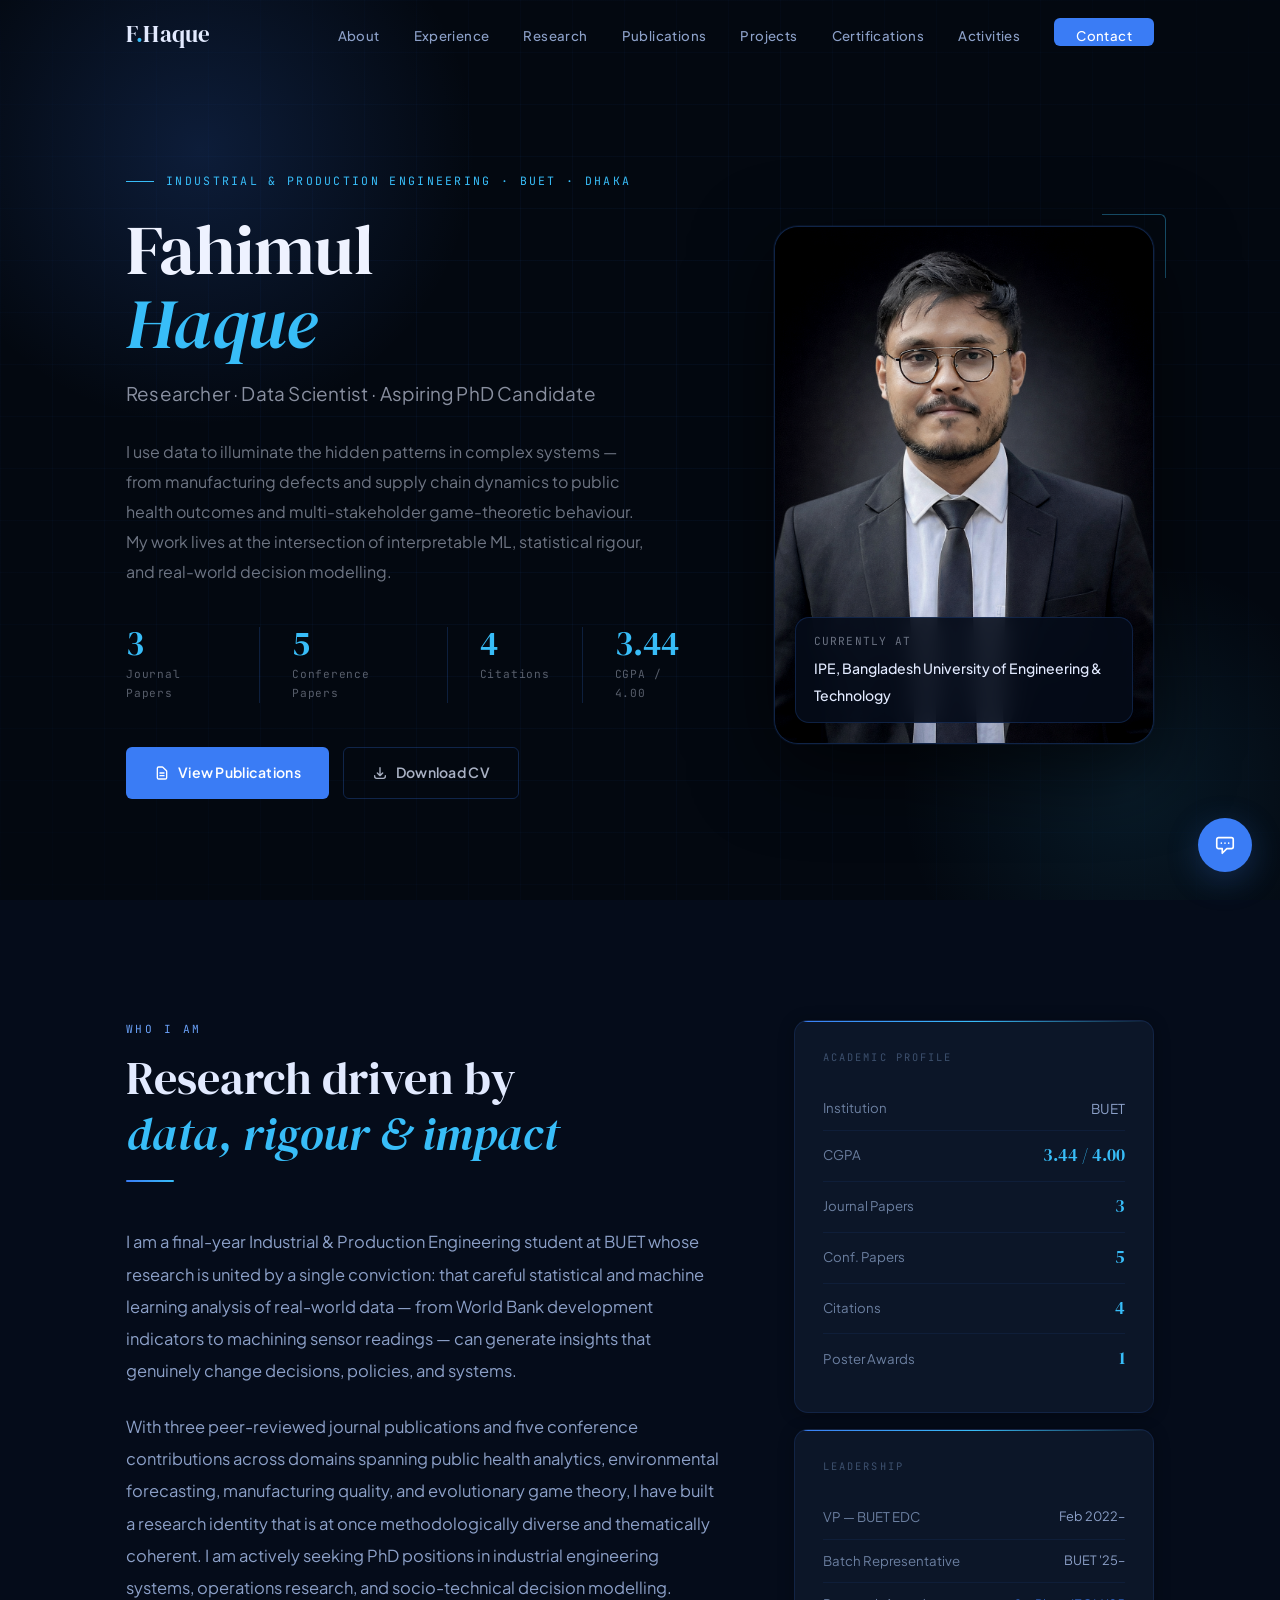
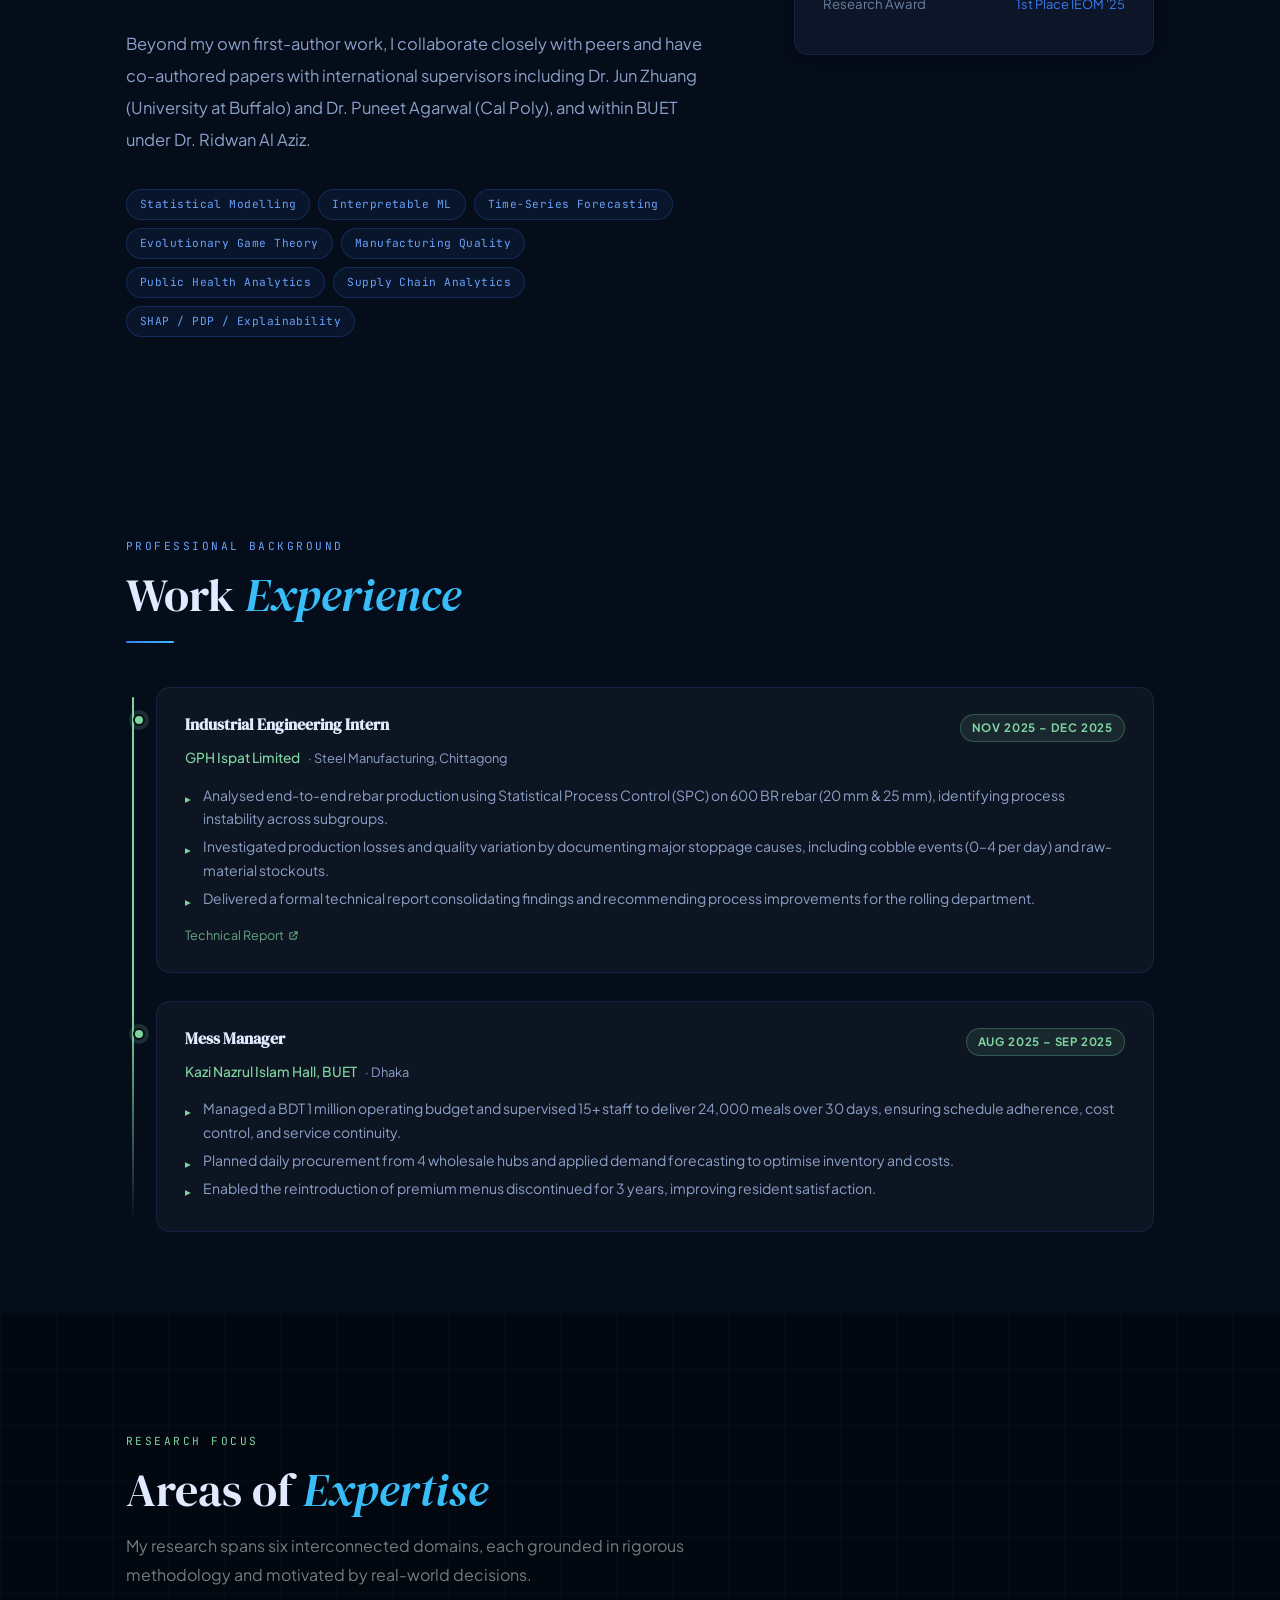
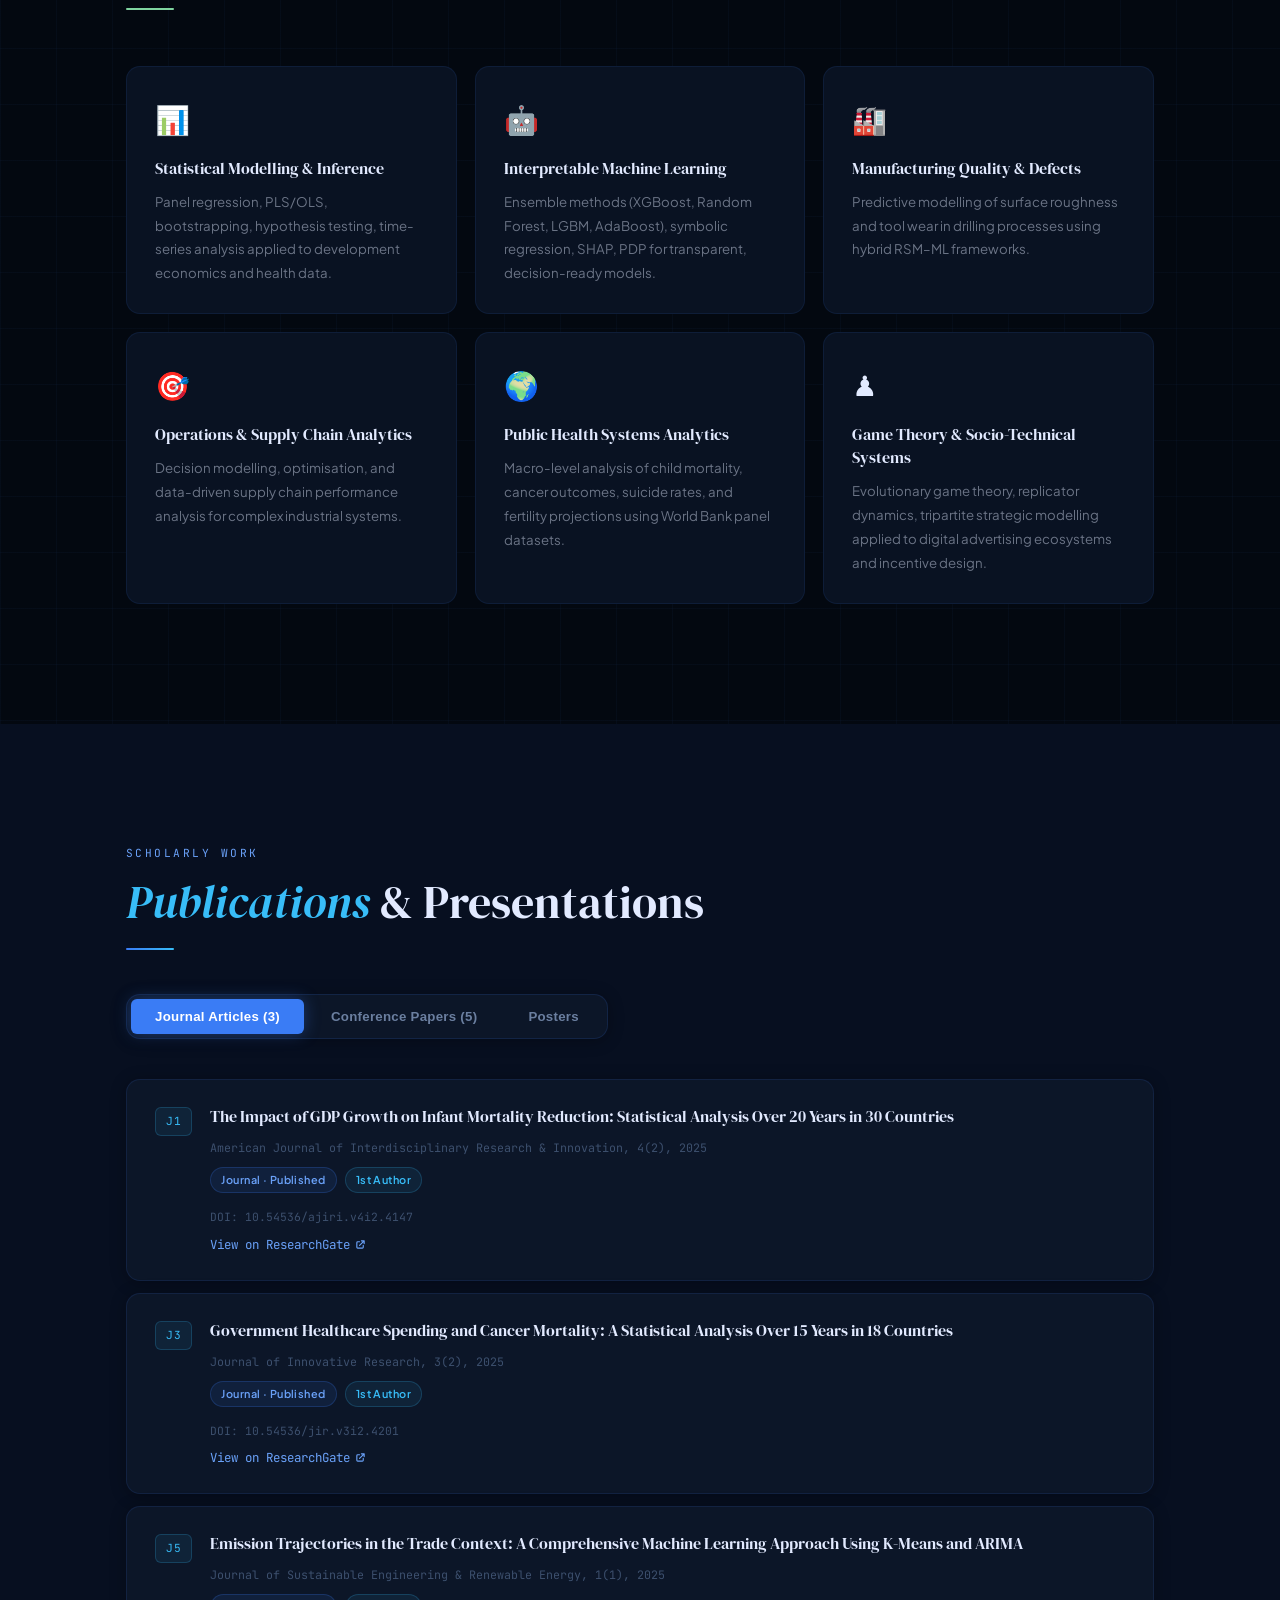
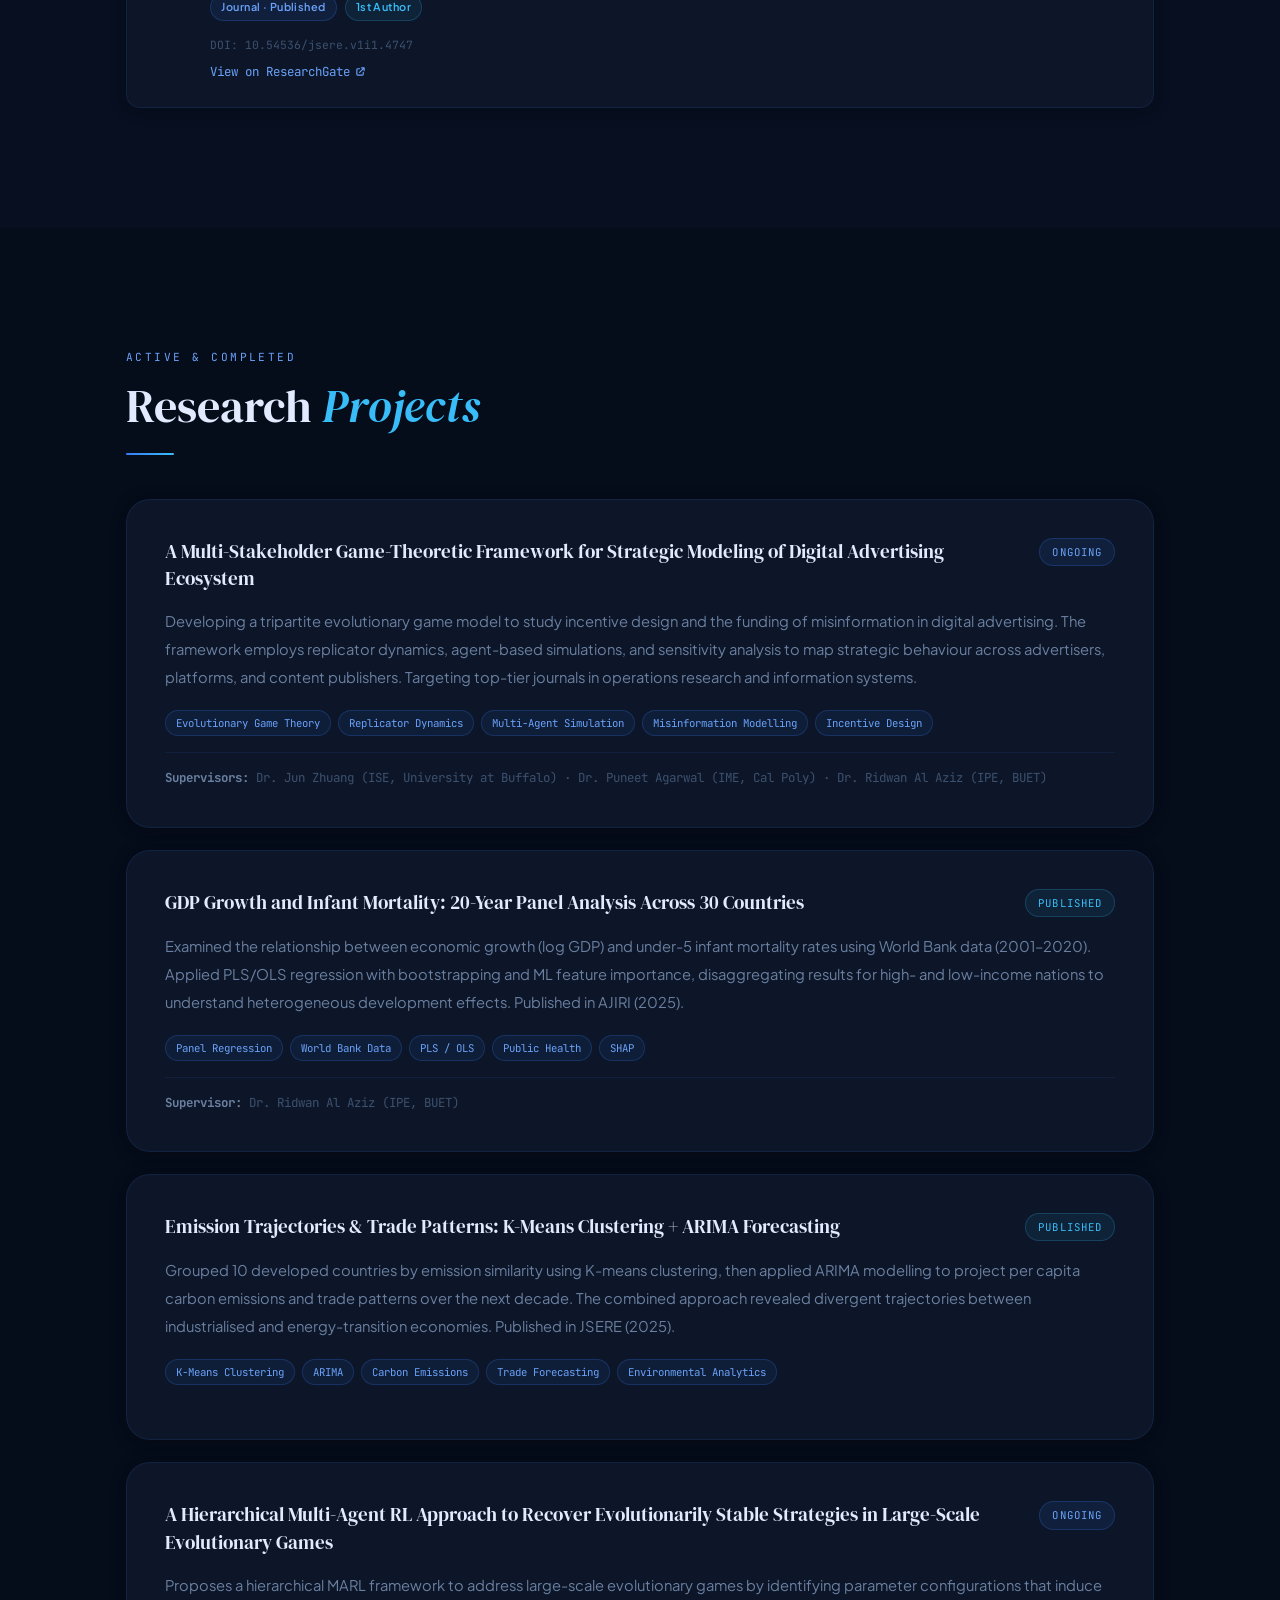
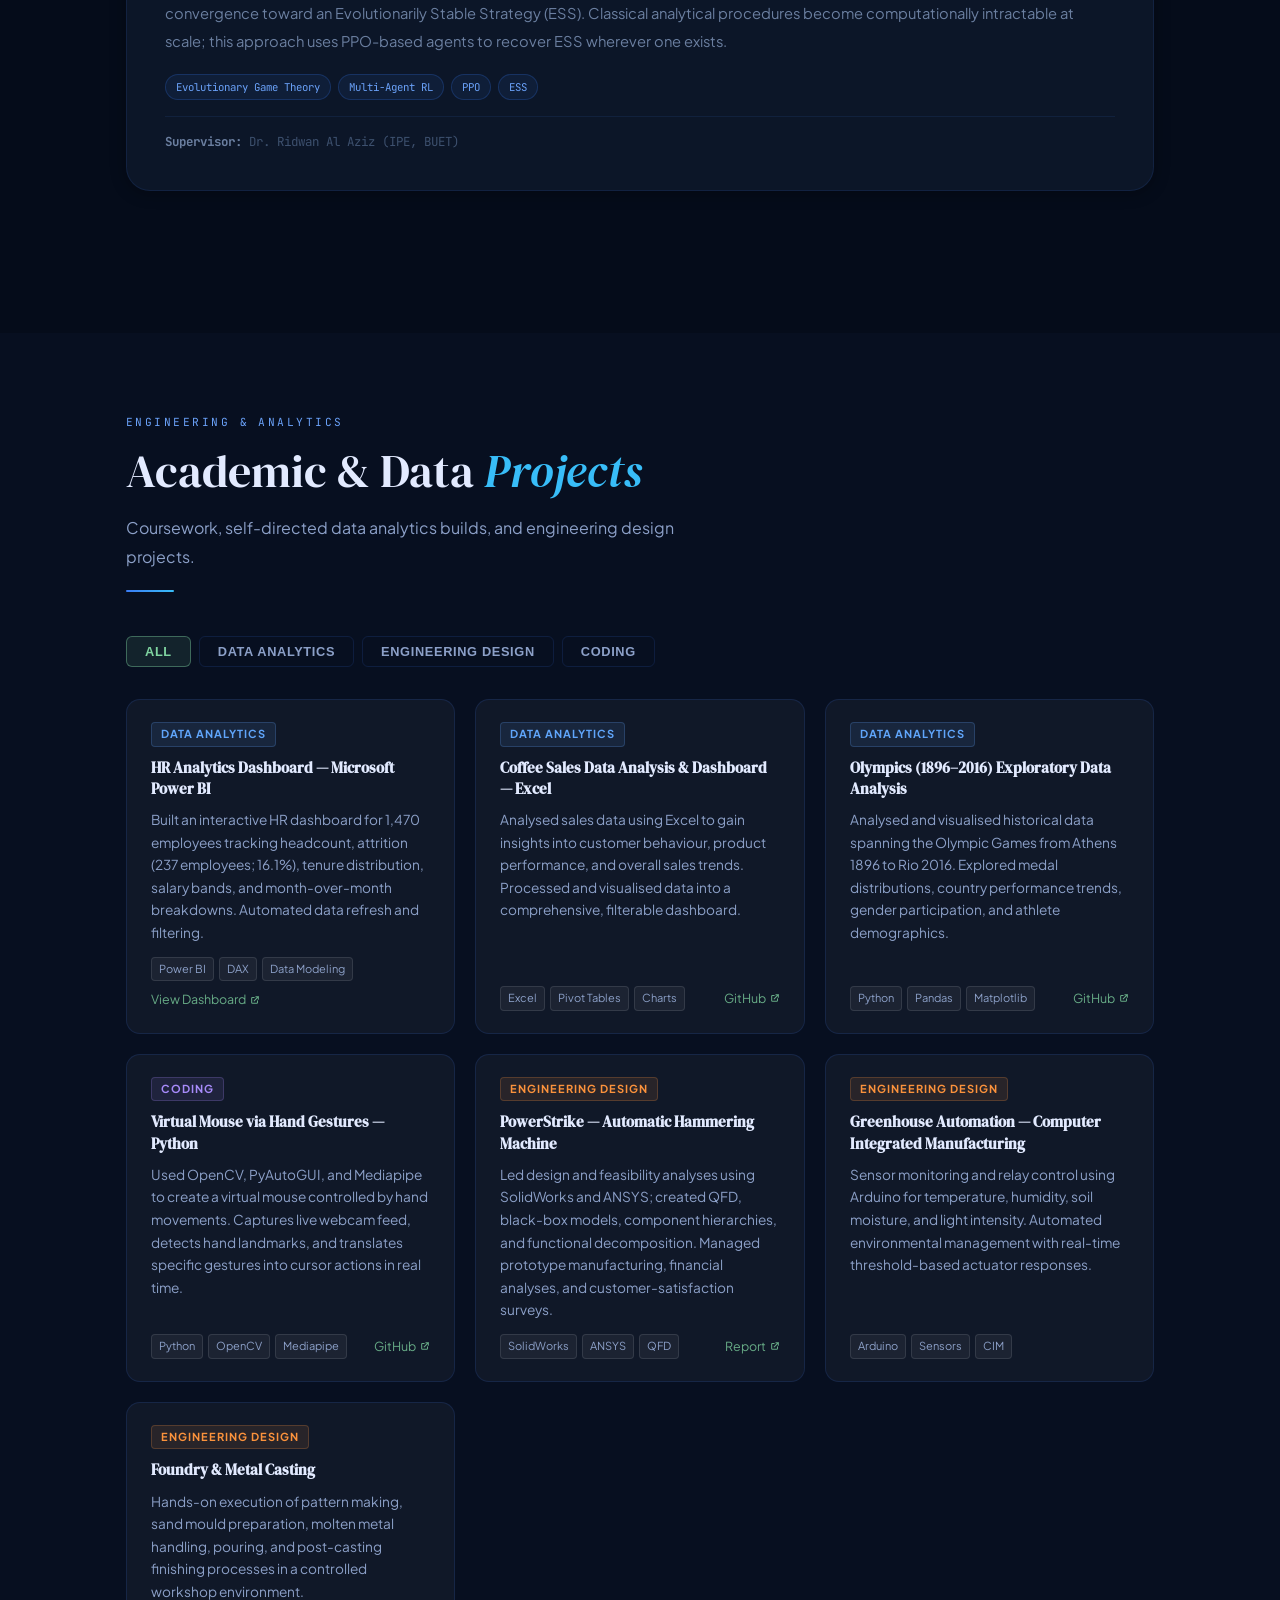
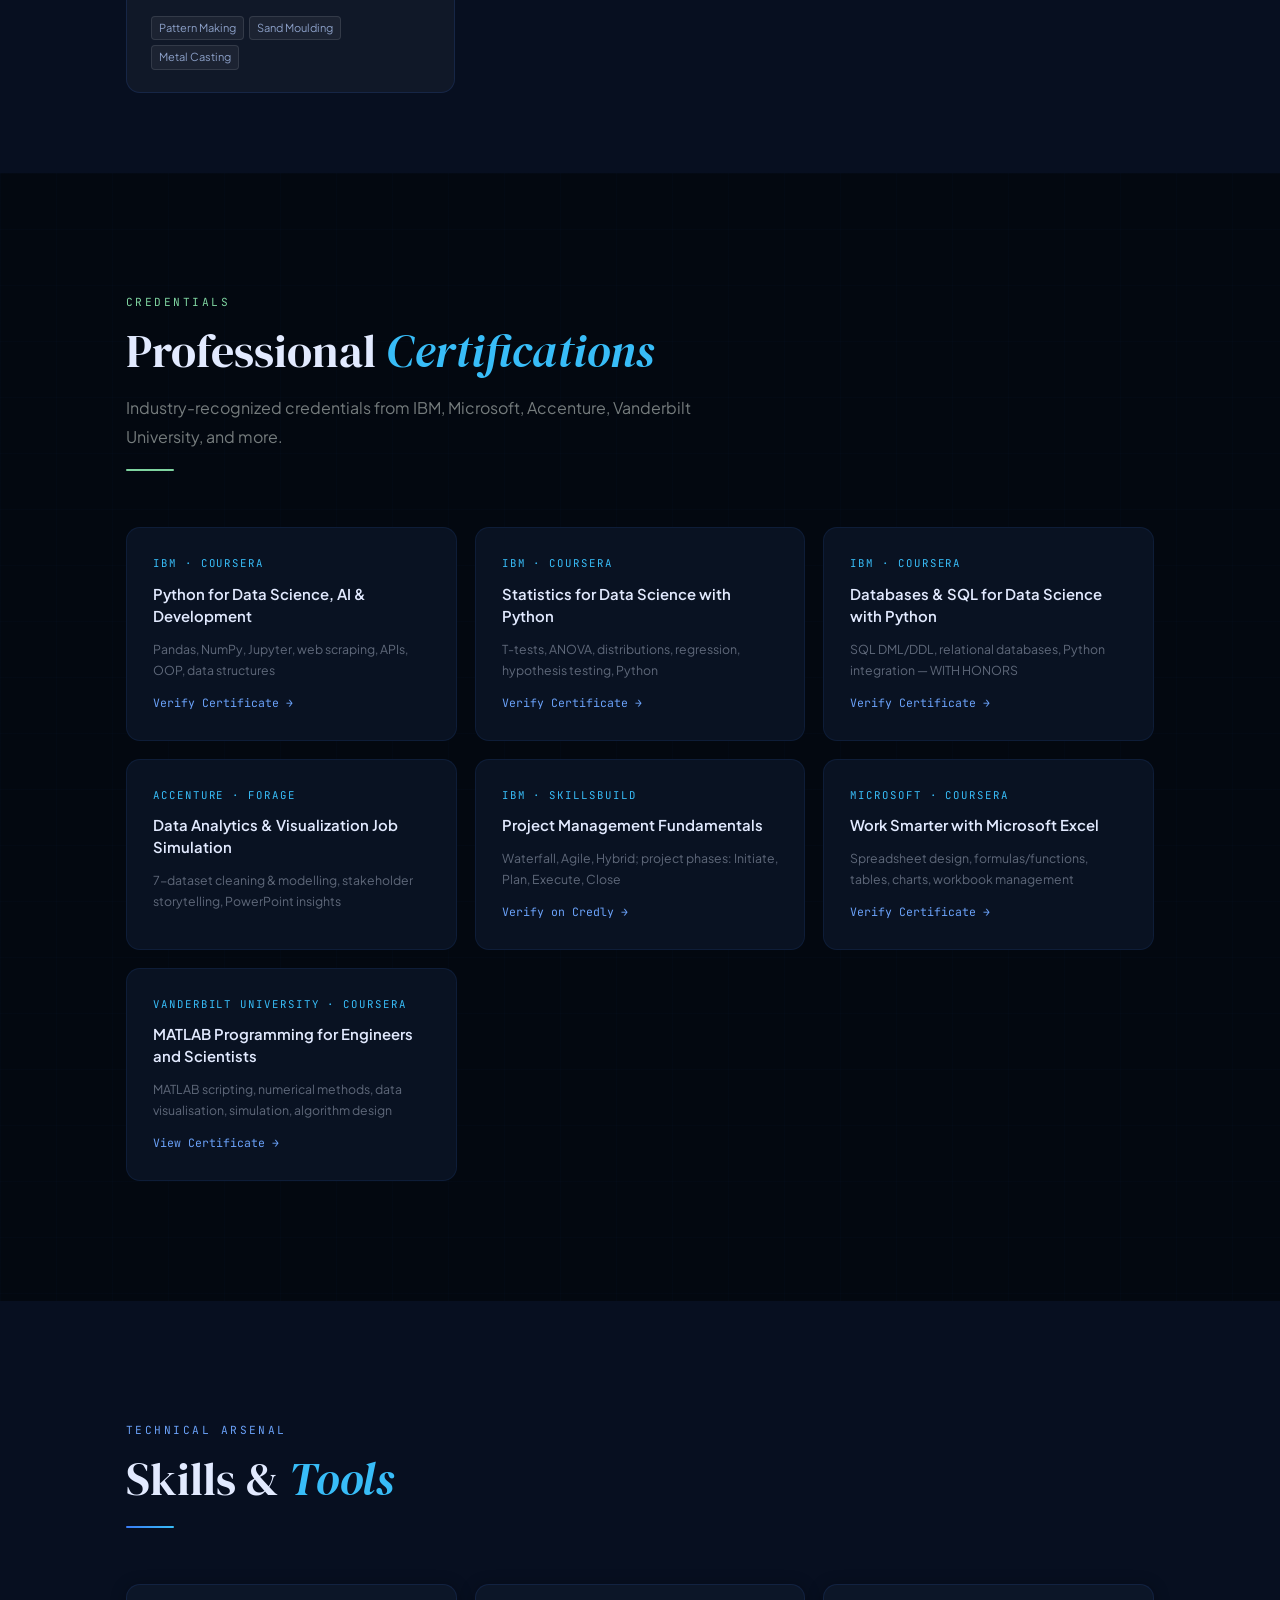
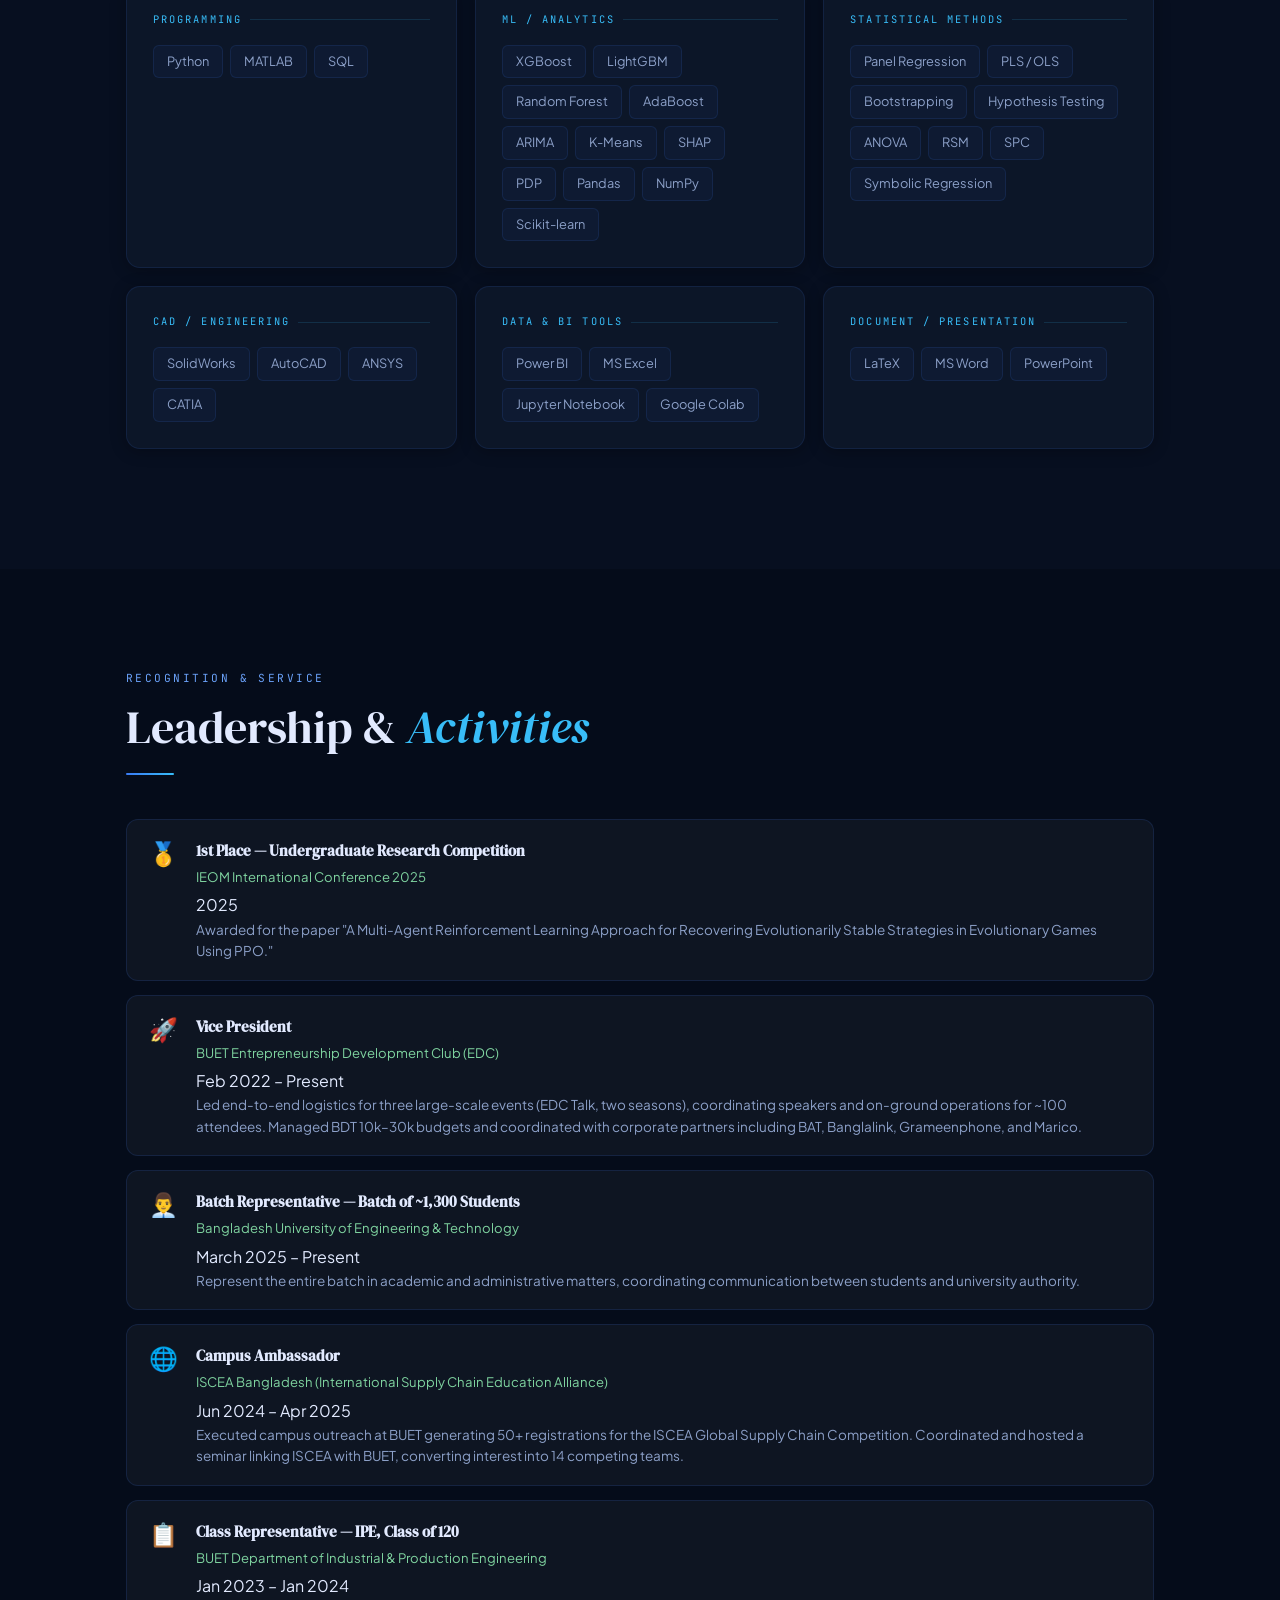
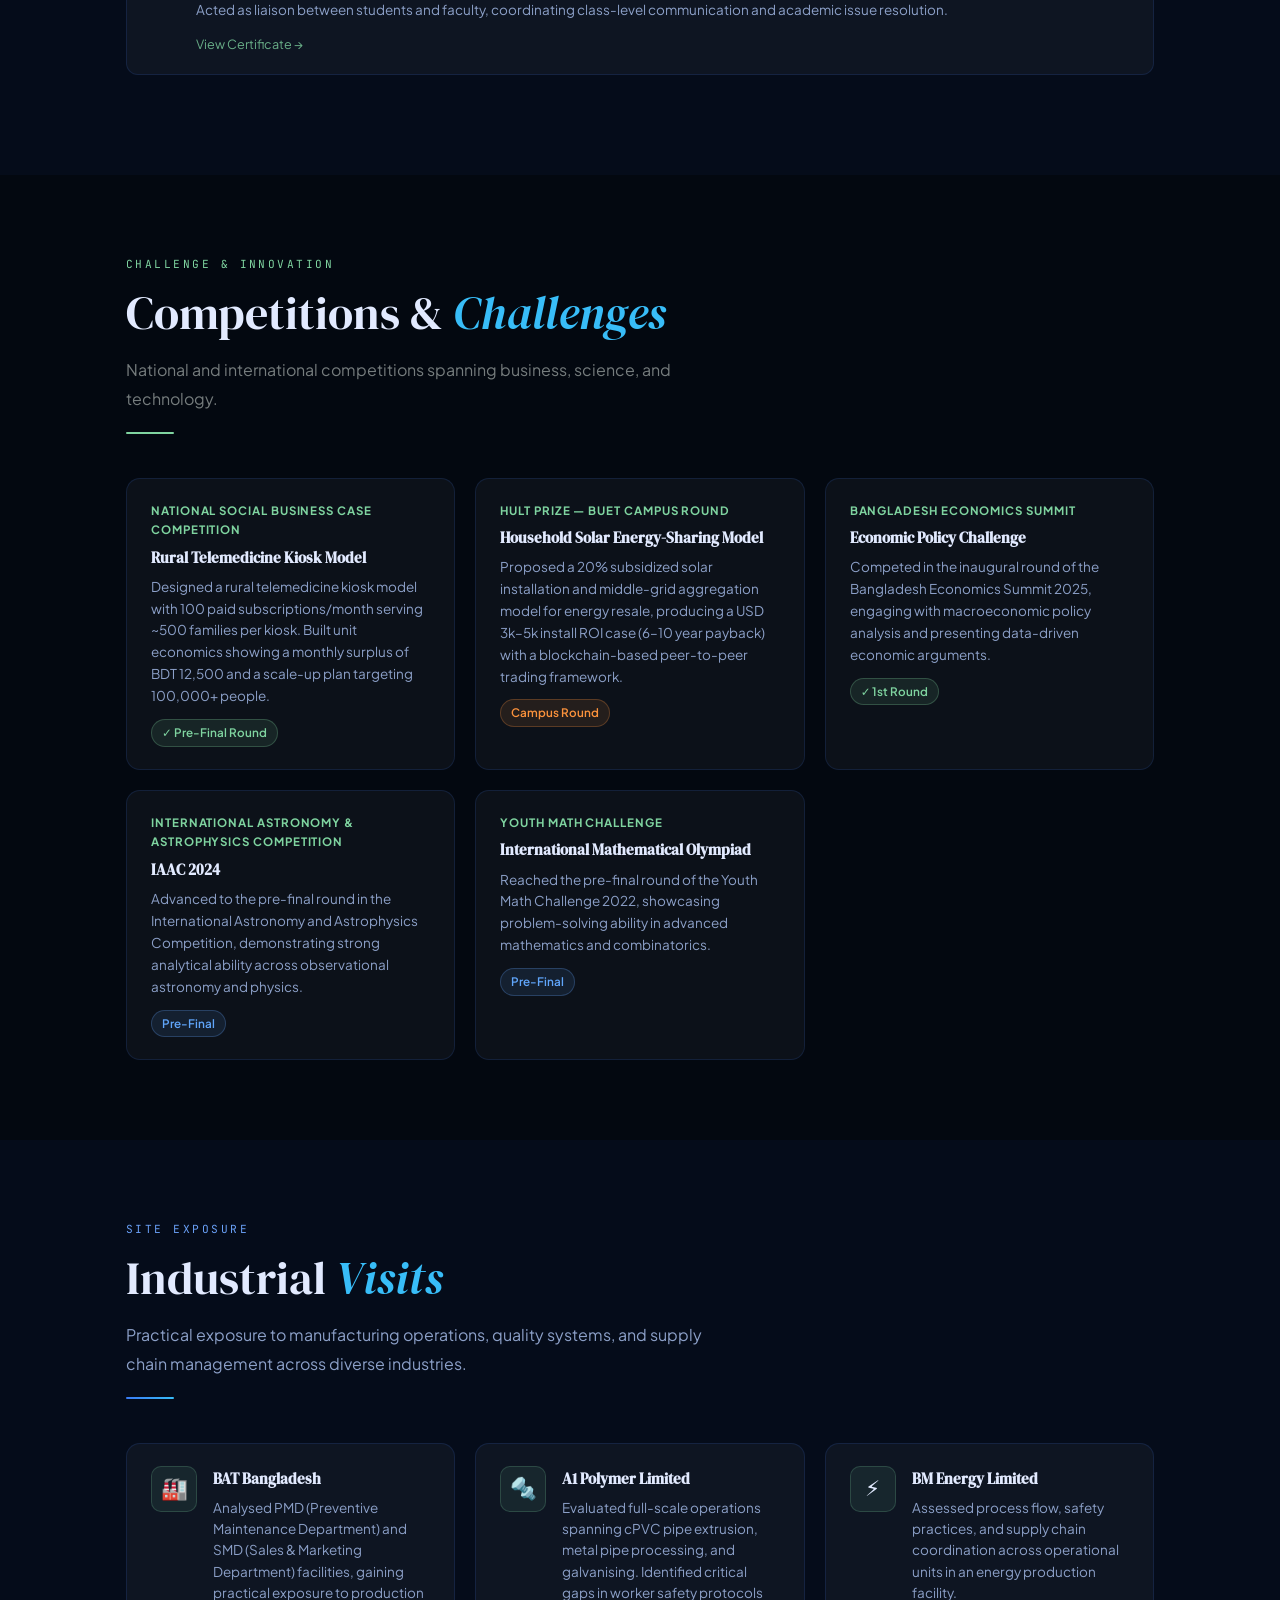
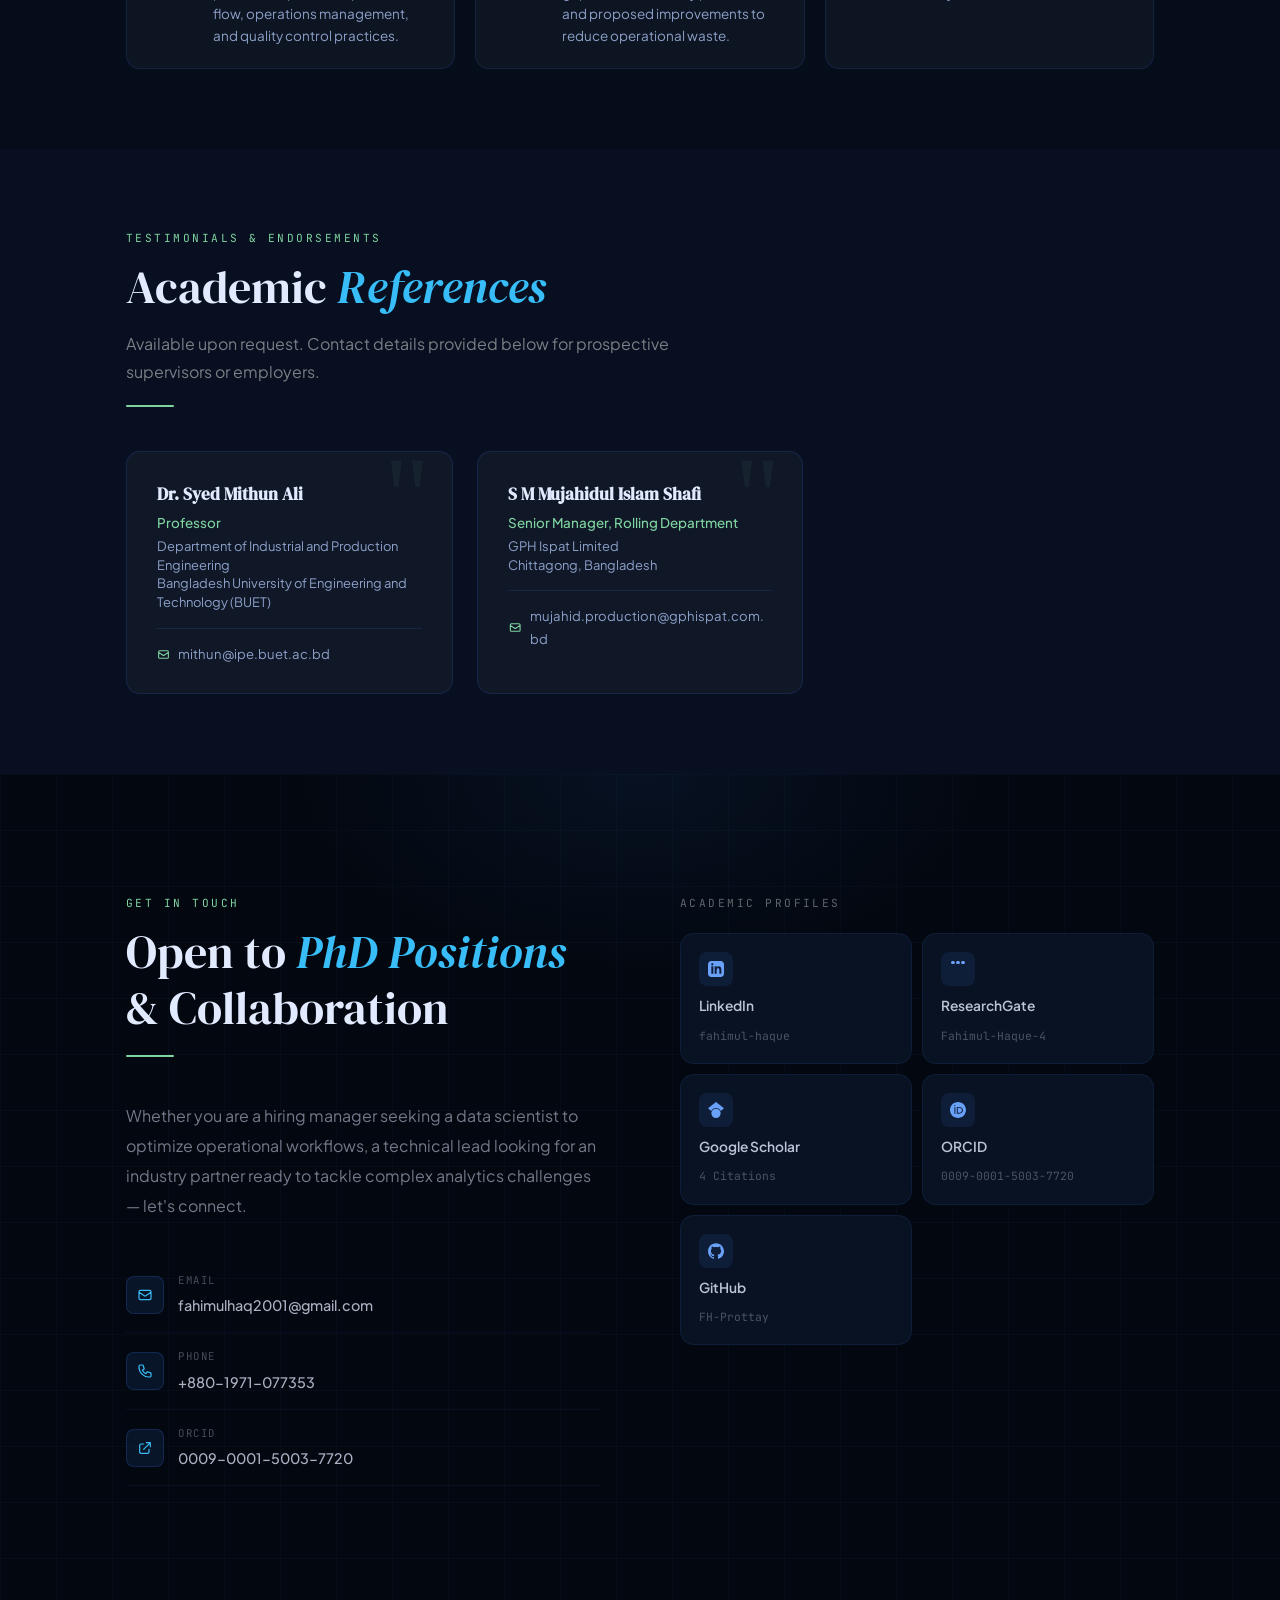
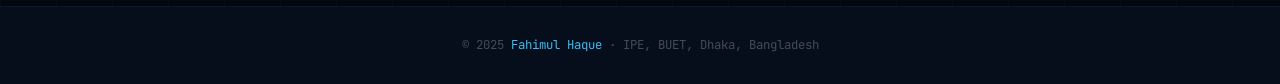
<file: fahimul-portfolio/index.html>
<!DOCTYPE html>
<html lang="en">
<head>
  <meta charset="UTF-8" />
  <meta name="viewport" content="width=device-width, initial-scale=1.0" />
  <meta name="description" content="Fahimul Haque — Researcher in Machine Learning, Statistical Modelling, Evolutionary Game Theory & Operations Research. IPE, BUET, Bangladesh." />
  <meta property="og:title" content="Fahimul Haque — Researcher & Data Scientist" />
  <meta property="og:description" content="3 published journal papers, 5 conference papers. Seeking PhD in industrial engineering systems." />
  <title>Fahimul Haque — Researcher</title>
  <link rel="stylesheet" href="style.css?v=2" />

  <!-- ─── Styles for new sections ─────────────────────────────────────── -->
  <style>

    /* ══ WORK EXPERIENCE ══════════════════════════════════════════════ */
    #work-experience { padding: 80px 0; }

    .work-timeline {
      position: relative;
      padding-left: 30px;
    }
    .work-timeline::before {
      content: '';
      position: absolute;
      left: 6px;
      top: 10px;
      bottom: 10px;
      width: 2px;
      background: linear-gradient(to bottom, #7fd4a0 60%, transparent);
      border-radius: 2px;
    }
    .work-entry {
      position: relative;
      margin-bottom: 28px;
      background: var(--surface, rgba(255,255,255,0.04));
      border: 1px solid var(--border, rgba(127,212,160,0.14));
      border-radius: 14px;
      padding: 26px 28px;
      transition: border-color .25s ease, transform .25s ease;
    }
    .work-entry:last-child { margin-bottom: 0; }
    .work-entry::before {
      content: '';
      position: absolute;
      left: -24px;
      top: 26px;
      width: 12px;
      height: 12px;
      border-radius: 50%;
      background: #7fd4a0;
      border: 2px solid var(--bg, #0a1a10);
      box-shadow: 0 0 0 4px rgba(127,212,160,.18);
      z-index: 1;
    }
    .work-entry:hover {
      border-color: rgba(127,212,160,.5);
      transform: translateX(5px);
    }
    .work-entry-header {
      display: flex;
      justify-content: space-between;
      align-items: flex-start;
      flex-wrap: wrap;
      gap: 8px;
      margin-bottom: 4px;
    }
    .work-entry-title {
      font-size: 1.0rem;
      font-weight: 700;
      color: var(--ink, #e8f0ea);
      font-family: var(--font-head, serif);
      line-height: 1.3;
    }
    .work-entry-badge {
      font-size: .72rem;
      font-weight: 700;
      text-transform: uppercase;
      letter-spacing: .07em;
      padding: 3px 11px;
      border-radius: 20px;
      white-space: nowrap;
      background: rgba(127,212,160,.1);
      border: 1px solid rgba(127,212,160,.28);
      color: #7fd4a0;
    }
    .work-entry-company {
      font-size: .86rem;
      color: #7fd4a0;
      font-weight: 500;
      margin-bottom: 14px;
    }
    .work-entry-company span {
      color: var(--ink-mid, rgba(232,240,234,.5));
      font-weight: 400;
      font-size: .8rem;
      margin-left: 6px;
    }
    .work-bullets {
      list-style: none;
      padding: 0;
      margin: 0;
    }
    .work-bullets li {
      position: relative;
      padding-left: 18px;
      font-size: .875rem;
      color: var(--ink-mid, rgba(232,240,234,.65));
      line-height: 1.7;
      margin-bottom: 4px;
    }
    .work-bullets li::before {
      content: '▸';
      position: absolute;
      left: 0;
      color: #7fd4a0;
      font-size: .72rem;
      top: 5px;
    }
    .work-entry-links {
      display: flex;
      gap: 14px;
      flex-wrap: wrap;
      margin-top: 14px;
    }
    .work-entry-link {
      display: inline-flex;
      align-items: center;
      gap: 4px;
      font-size: .79rem;
      color: #7fd4a0;
      text-decoration: none;
      opacity: .75;
      transition: opacity .2s;
    }
    .work-entry-link:hover { opacity: 1; }

    /* ══ ACADEMIC & DATA PROJECTS ════════════════════════════════════ */
    #academic-projects { padding: 80px 0; }

    .proj-filter-tabs {
      display: flex;
      gap: 8px;
      flex-wrap: wrap;
      margin-bottom: 32px;
    }
    .proj-filter-btn {
      padding: 7px 18px;
      border-radius: 6px;
      border: 1px solid var(--border, rgba(127,212,160,.14));
      background: transparent;
      color: var(--ink-mid, rgba(232,240,234,.6));
      font-size: .8rem;
      font-weight: 600;
      cursor: pointer;
      transition: all .2s;
      letter-spacing: .05em;
      text-transform: uppercase;
    }
    .proj-filter-btn.active,
    .proj-filter-btn:hover {
      background: rgba(127,212,160,.1);
      border-color: rgba(127,212,160,.4);
      color: #7fd4a0;
    }
    .proj-cards-grid {
      display: grid;
      grid-template-columns: repeat(auto-fill, minmax(310px, 1fr));
      gap: 20px;
    }
    .proj-small-card {
      background: var(--surface, rgba(255,255,255,.04));
      border: 1px solid var(--border, rgba(127,212,160,.12));
      border-radius: 14px;
      padding: 22px 24px;
      transition: border-color .25s, transform .25s;
      display: flex;
      flex-direction: column;
      gap: 10px;
    }
    .proj-small-card:hover {
      border-color: rgba(127,212,160,.4);
      transform: translateY(-4px);
    }
    .proj-small-card[data-type="hidden"] { display: none; }

    .proj-small-type {
      font-size: .69rem;
      font-weight: 700;
      text-transform: uppercase;
      letter-spacing: .09em;
      padding: 2px 9px;
      border-radius: 4px;
      width: fit-content;
    }
    .proj-type-data  { background: rgba(96,165,250,.1);  color: #60a5fa; border: 1px solid rgba(96,165,250,.22); }
    .proj-type-eng   { background: rgba(251,146,60,.1);  color: #fb923c; border: 1px solid rgba(251,146,60,.22); }
    .proj-type-code  { background: rgba(167,139,250,.1); color: #a78bfa; border: 1px solid rgba(167,139,250,.22); }

    .proj-small-title {
      font-size: .95rem;
      font-weight: 700;
      color: var(--ink, #e8f0ea);
      font-family: var(--font-head, serif);
      line-height: 1.4;
    }
    .proj-small-desc {
      font-size: .855rem;
      color: var(--ink-mid, rgba(232,240,234,.62));
      line-height: 1.65;
      flex: 1;
    }
    .proj-small-footer {
      display: flex;
      justify-content: space-between;
      align-items: center;
      flex-wrap: wrap;
      gap: 8px;
      margin-top: 2px;
    }
    .proj-small-tools {
      display: flex;
      gap: 5px;
      flex-wrap: wrap;
    }
    .proj-small-tool {
      font-size: .69rem;
      padding: 2px 7px;
      border-radius: 4px;
      background: rgba(255,255,255,.05);
      border: 1px solid rgba(255,255,255,.1);
      color: var(--ink-mid, rgba(232,240,234,.45));
    }
    .proj-small-link {
      font-size: .78rem;
      color: #7fd4a0;
      text-decoration: none;
      display: inline-flex;
      align-items: center;
      gap: 4px;
      opacity: .78;
      transition: opacity .2s;
      flex-shrink: 0;
    }
    .proj-small-link:hover { opacity: 1; }

    /* ══ COMPETITIONS ════════════════════════════════════════════════ */
    #competitions { padding: 80px 0; }

    .comp-grid {
      display: grid;
      grid-template-columns: repeat(auto-fill, minmax(280px, 1fr));
      gap: 20px;
    }
    .comp-card {
      background: var(--surface, rgba(255,255,255,.04));
      border: 1px solid var(--border, rgba(127,212,160,.12));
      border-radius: 14px;
      padding: 22px 24px;
      transition: border-color .25s, transform .25s;
      position: relative;
      overflow: hidden;
    }
    .comp-card::after {
      content: '';
      position: absolute;
      top: 0; left: 0; right: 0;
      height: 2px;
      background: linear-gradient(90deg, #7fd4a0, transparent);
      opacity: 0;
      transition: opacity .25s;
    }
    .comp-card:hover {
      border-color: rgba(127,212,160,.42);
      transform: translateY(-4px);
    }
    .comp-card:hover::after { opacity: 1; }
    .comp-event {
      font-size: .72rem;
      font-weight: 700;
      text-transform: uppercase;
      letter-spacing: .08em;
      color: #7fd4a0;
      margin-bottom: 7px;
    }
    .comp-name {
      font-size: .94rem;
      font-weight: 700;
      color: var(--ink, #e8f0ea);
      font-family: var(--font-head, serif);
      margin-bottom: 8px;
      line-height: 1.4;
    }
    .comp-desc {
      font-size: .845rem;
      color: var(--ink-mid, rgba(232,240,234,.6));
      line-height: 1.62;
    }
    .comp-result {
      display: inline-flex;
      align-items: center;
      gap: 5px;
      font-size: .73rem;
      font-weight: 600;
      margin-top: 12px;
      padding: 3px 10px;
      border-radius: 20px;
    }
    .comp-result.reached   { background: rgba(127,212,160,.1); color: #7fd4a0; border: 1px solid rgba(127,212,160,.25); }
    .comp-result.campus    { background: rgba(251,146,60,.1);  color: #fb923c; border: 1px solid rgba(251,146,60,.25); }
    .comp-result.prefinal  { background: rgba(96,165,250,.1);  color: #60a5fa; border: 1px solid rgba(96,165,250,.25); }

    /* ══ INDUSTRIAL VISITS ═══════════════════════════════════════════ */
    #industrial-visits { padding: 80px 0; }

    .visit-grid {
      display: grid;
      grid-template-columns: repeat(auto-fill, minmax(290px, 1fr));
      gap: 20px;
    }
    .visit-card {
      background: var(--surface, rgba(255,255,255,.04));
      border: 1px solid var(--border, rgba(127,212,160,.12));
      border-radius: 14px;
      padding: 22px 24px;
      display: flex;
      gap: 16px;
      align-items: flex-start;
      transition: border-color .25s, transform .2s;
    }
    .visit-card:hover {
      border-color: rgba(127,212,160,.38);
      transform: translateY(-3px);
    }
    .visit-icon-wrap {
      width: 46px;
      height: 46px;
      border-radius: 10px;
      flex-shrink: 0;
      background: rgba(127,212,160,.09);
      border: 1px solid rgba(127,212,160,.2);
      display: flex;
      align-items: center;
      justify-content: center;
      font-size: 1.35rem;
    }
    .visit-name {
      font-size: .95rem;
      font-weight: 700;
      color: var(--ink, #e8f0ea);
      font-family: var(--font-head, serif);
      margin-bottom: 5px;
    }
    .visit-desc {
      font-size: .845rem;
      color: var(--ink-mid, rgba(232,240,234,.6));
      line-height: 1.58;
    }

    /* ══ LEADERSHIP & ACTIVITIES (replaces old awards grid) ═════════ */
    .activity-stack { display: flex; flex-direction: column; gap: 14px; }
    .activity-item {
      display: flex;
      gap: 18px;
      align-items: flex-start;
      background: var(--surface, rgba(255,255,255,.04));
      border: 1px solid var(--border, rgba(127,212,160,.12));
      border-radius: 12px;
      padding: 18px 22px;
      transition: border-color .25s;
    }
    .activity-item:hover { border-color: rgba(127,212,160,.38); }
    .activity-icon { font-size: 1.45rem; flex-shrink: 0; line-height: 1.3; }
    .activity-content { flex: 1; }
    .activity-title {
      font-size: .95rem;
      font-weight: 700;
      color: var(--ink, #e8f0ea);
      font-family: var(--font-head, serif);
      margin-bottom: 2px;
    }
    .activity-org {
      font-size: .82rem;
      color: #7fd4a0;
      margin-bottom: 3px;
    }
    .activity-period {
      font-size: .75rem;
      color: var(--ink-mid, rgba(232,240,234,.38));
      letter-spacing: .03em;
      margin-bottom: 6px;
    }
    .activity-desc {
      font-size: .845rem;
      color: var(--ink-mid, rgba(232,240,234,.6));
      line-height: 1.6;
    }

    /* ══ REFERENCES ══════════════════════════════════════════════════ */
    #references { padding: 80px 0; }

    .ref-grid {
      display: grid;
      grid-template-columns: repeat(auto-fill, minmax(320px, 1fr));
      gap: 24px;
    }
    .ref-card {
      background: var(--surface, rgba(255,255,255,.04));
      border: 1px solid var(--border, rgba(127,212,160,.12));
      border-radius: 14px;
      padding: 28px 30px;
      transition: border-color .25s;
      position: relative;
      overflow: hidden;
    }
    .ref-card::before {
      content: '"';
      position: absolute;
      top: -12px; right: 22px;
      font-size: 7rem;
      color: rgba(127,212,160,.055);
      font-family: Georgia, serif;
      line-height: 1;
      pointer-events: none;
    }
    .ref-card:hover { border-color: rgba(127,212,160,.45); }
    .ref-name {
      font-size: 1.06rem;
      font-weight: 700;
      color: var(--ink, #e8f0ea);
      font-family: var(--font-head, serif);
      margin-bottom: 3px;
    }
    .ref-role {
      font-size: .84rem;
      color: #7fd4a0;
      font-weight: 500;
      margin-bottom: 2px;
    }
    .ref-dept {
      font-size: .81rem;
      color: var(--ink-mid, rgba(232,240,234,.52));
      line-height: 1.45;
      margin-bottom: 16px;
    }
    .ref-divider {
      height: 1px;
      background: var(--border, rgba(127,212,160,.12));
      margin-bottom: 14px;
    }
    .ref-contact-row {
      display: flex;
      align-items: center;
      gap: 8px;
    }
    .ref-contact-row a {
      font-size: .82rem;
      color: var(--ink-mid, rgba(232,240,234,.55));
      text-decoration: none;
      transition: color .2s;
      word-break: break-all;
    }
    .ref-contact-row a:hover { color: #7fd4a0; }

    /* ══ RESPONSIVE TWEAKS ═══════════════════════════════════════════ */
    @media (max-width: 640px) {
      .proj-cards-grid,
      .comp-grid,
      .visit-grid,
      .ref-grid { grid-template-columns: 1fr; }
      .work-timeline { padding-left: 20px; }
      .work-entry::before { left: -15px; }
    }

  </style>
</head>
<body>

<!-- ═══════════════════════════════════════════
     NAVIGATION
═══════════════════════════════════════════ -->
<nav class="nav" id="nav">
  <div class="nav-inner">
    <a href="#hero" class="nav-logo">F<span>.</span>Haque</a>
    <button class="nav-toggle" id="navToggle" aria-label="Toggle menu">
      <span></span><span></span><span></span>
    </button>
    <ul class="nav-links" id="navLinks">
      <li><a href="#about">About</a></li>
      <li><a href="#work-experience">Experience</a></li>
      <li><a href="#research">Research</a></li>
      <li><a href="#publications">Publications</a></li>
      <li><a href="#projects">Projects</a></li>
      <li><a href="#certifications">Certifications</a></li>
      <li><a href="#awards">Activities</a></li>
      <li><a href="#contact" class="nav-cta">Contact</a></li>
    </ul>
  </div>
</nav>

<!-- ═══════════════════════════════════════════
     HERO
═══════════════════════════════════════════ -->
<section id="hero">
  <div class="hero-grid-bg"></div>
  <div class="hero-glow1"></div>
  <div class="hero-glow2"></div>
  <div class="hero-content">

    <div class="hero-text">
      <p class="hero-eyebrow">Industrial &amp; Production Engineering · BUET · Dhaka</p>
      <h1 class="hero-name">
        Fahimul
        <em>Haque</em>
      </h1>
      <p class="hero-role">Researcher · Data Scientist · Aspiring PhD Candidate</p>
      <p class="hero-desc">
        I use data to illuminate the hidden patterns in complex systems — from manufacturing
        defects and supply chain dynamics to public health outcomes and multi-stakeholder
        game-theoretic behaviour. My work lives at the intersection of interpretable ML,
        statistical rigour, and real-world decision modelling.
      </p>

      <div class="hero-stats-row">
        <div class="hero-stat">
          <span class="hero-stat-num">3</span>
          <span class="hero-stat-lbl">Journal Papers</span>
        </div>
        <div class="hero-stat-divider"></div>
        <div class="hero-stat">
          <span class="hero-stat-num">5</span>
          <span class="hero-stat-lbl">Conference Papers</span>
        </div>
        <div class="hero-stat-divider"></div>
        <div class="hero-stat">
          <span class="hero-stat-num">4</span>
          <span class="hero-stat-lbl">Citations</span>
        </div>
        <div class="hero-stat-divider"></div>
        <div class="hero-stat">
          <span class="hero-stat-num">3.44</span>
          <span class="hero-stat-lbl">CGPA / 4.00</span>
        </div>
      </div>

      <div class="hero-actions">
        <a href="#publications" class="btn btn-primary">
          <svg xmlns="http://www.w3.org/2000/svg" width="16" height="16" fill="none" viewBox="0 0 24 24" stroke="currentColor" stroke-width="2"><path stroke-linecap="round" stroke-linejoin="round" d="M9 12h6m-6 4h6m2 5H7a2 2 0 01-2-2V5a2 2 0 012-2h5.586a1 1 0 01.707.293l5.414 5.414a1 1 0 01.293.707V19a2 2 0 01-2 2z"/></svg>
          View Publications
        </a>
        <a href="CV.pdf" class="btn btn-outline" download>
          <svg xmlns="http://www.w3.org/2000/svg" width="16" height="16" fill="none" viewBox="0 0 24 24" stroke="currentColor" stroke-width="2"><path stroke-linecap="round" stroke-linejoin="round" d="M4 16v1a3 3 0 003 3h10a3 3 0 003-3v-1m-4-4l-4 4m0 0l-4-4m4 4V4"/></svg>
          Download CV
        </a>
      </div>
    </div>

    <div class="hero-photo-wrap">
      <div class="hero-photo-deco"></div>
      <div class="hero-photo-card">
        <img src="formal_pic_fahim.png" alt="Fahimul Haque" />
        <div class="hero-photo-badge">
          <p>Currently at</p>
          <strong>IPE, Bangladesh University of Engineering &amp; Technology</strong>
        </div>
      </div>
    </div>

  </div>
</section>

<!-- ═══════════════════════════════════════════
     ABOUT
═══════════════════════════════════════════ -->
<section id="about">
  <div class="container">
    <div class="about-layout">

      <div class="about-body">
        <span class="section-label reveal">Who I Am</span>
        <h2 class="section-title reveal reveal-delay-1">Research driven by<br /><em>data, rigour &amp; impact</em></h2>
        <div class="emerald-rule reveal reveal-delay-2"></div>
        <p class="about-lead reveal reveal-delay-2">
          I am a final-year Industrial &amp; Production Engineering student at BUET whose research
          is united by a single conviction: that careful statistical and machine learning analysis
          of real-world data — from World Bank development indicators to machining sensor readings —
          can generate insights that genuinely change decisions, policies, and systems.
        </p>
        <p class="about-lead reveal reveal-delay-3">
          With three peer-reviewed journal publications and five conference contributions across
          domains spanning public health analytics, environmental forecasting, manufacturing quality,
          and evolutionary game theory, I have built a research identity that is at once
          methodologically diverse and thematically coherent. I am actively seeking PhD positions
          in industrial engineering systems, operations research, and socio-technical decision modelling.
        </p>
        <p class="about-lead reveal reveal-delay-4">
          Beyond my own first-author work, I collaborate closely with peers and have co-authored
          papers with international supervisors including Dr. Jun Zhuang (University at Buffalo)
          and Dr. Puneet Agarwal (Cal Poly), and within BUET under Dr. Ridwan Al Aziz.
        </p>

        <div class="about-tags reveal reveal-delay-4">
          <span class="about-tag">Statistical Modelling</span>
          <span class="about-tag">Interpretable ML</span>
          <span class="about-tag">Time-Series Forecasting</span>
          <span class="about-tag">Evolutionary Game Theory</span>
          <span class="about-tag">Manufacturing Quality</span>
          <span class="about-tag">Public Health Analytics</span>
          <span class="about-tag">Supply Chain Analytics</span>
          <span class="about-tag">SHAP / PDP / Explainability</span>
        </div>
      </div>

      <div class="about-sidebar reveal">
        <div class="stat-box">
          <p class="stat-box-title">Academic Profile</p>
          <div class="stat-row">
            <span class="stat-row-label">Institution</span>
            <span class="stat-row-value" style="font-family:var(--font-body);font-size:0.85rem;color:var(--ink-mid)">BUET</span>
          </div>
          <div class="stat-row">
            <span class="stat-row-label">CGPA</span>
            <span class="stat-row-value">3.44 / 4.00</span>
          </div>
          <div class="stat-row">
            <span class="stat-row-label">Journal Papers</span>
            <span class="stat-row-value">3</span>
          </div>
          <div class="stat-row">
            <span class="stat-row-label">Conf. Papers</span>
            <span class="stat-row-value">5</span>
          </div>
          <div class="stat-row">
            <span class="stat-row-label">Citations</span>
            <span class="stat-row-value">4</span>
          </div>
          <div class="stat-row">
            <span class="stat-row-label">Poster Awards</span>
            <span class="stat-row-value">1</span>
          </div>
        </div>
        <div class="stat-box" style="margin-top:0">
          <p class="stat-box-title">Leadership</p>
          <div class="stat-row">
            <span class="stat-row-label">VP — BUET EDC</span>
            <span class="stat-row-value" style="font-size:0.8rem;font-family:var(--font-body);color:var(--ink-mid)">Feb 2022–</span>
          </div>
          <div class="stat-row">
            <span class="stat-row-label">Batch Representative</span>
            <span class="stat-row-value" style="font-size:0.8rem;font-family:var(--font-body);color:var(--ink-mid)">BUET '25–</span>
          </div>
          <div class="stat-row">
            <span class="stat-row-label">Research Award</span>
            <span class="stat-row-value" style="font-size:0.8rem;font-family:var(--font-body);color:var(--emerald)">1st Place IEOM '25</span>
          </div>
        </div>
      </div>

    </div>
  </div>
</section>

<!-- ═══════════════════════════════════════════
     WORK EXPERIENCE  ← NEW
═══════════════════════════════════════════ -->
<section id="work-experience">
  <div class="container">
    <span class="section-label reveal">Professional Background</span>
    <h2 class="section-title reveal reveal-delay-1">Work <em>Experience</em></h2>
    <div class="emerald-rule reveal reveal-delay-2"></div>

    <div class="work-timeline">

      <!-- Entry 1: GPH Ispat Internship -->
      <div class="work-entry reveal">
        <div class="work-entry-header">
          <p class="work-entry-title">Industrial Engineering Intern</p>
          <span class="work-entry-badge">Nov 2025 – Dec 2025</span>
        </div>
        <p class="work-entry-company">
          GPH Ispat Limited
          <span>· Steel Manufacturing, Chittagong</span>
        </p>
        <ul class="work-bullets">
          <li>Analysed end-to-end rebar production using Statistical Process Control (SPC) on 600 BR rebar (20 mm &amp; 25 mm), identifying process instability across subgroups.</li>
          <li>Investigated production losses and quality variation by documenting major stoppage causes, including cobble events (0–4 per day) and raw-material stockouts.</li>
          <li>Delivered a formal technical report consolidating findings and recommending process improvements for the rolling department.</li>
        </ul>
        <div class="work-entry-links">
          <a href="https://www.researchgate.net/publication/398410767_A_Report_on_Industrial_Attachment_at_GPH_ISPAT_Limited" target="_blank" rel="noopener" class="work-entry-link">
            Technical Report
            <svg xmlns="http://www.w3.org/2000/svg" width="11" height="11" fill="none" viewBox="0 0 24 24" stroke="currentColor" stroke-width="2.5"><path stroke-linecap="round" stroke-linejoin="round" d="M10 6H6a2 2 0 00-2 2v10a2 2 0 002 2h10a2 2 0 002-2v-4M14 4h6m0 0v6m0-6L10 14"/></svg>
          </a>
        </div>
      </div>

      <!-- Entry 2: Mess Manager -->
      <div class="work-entry reveal reveal-delay-1">
        <div class="work-entry-header">
          <p class="work-entry-title">Mess Manager</p>
          <span class="work-entry-badge">Aug 2025 – Sep 2025</span>
        </div>
        <p class="work-entry-company">
          Kazi Nazrul Islam Hall, BUET
          <span>· Dhaka</span>
        </p>
        <ul class="work-bullets">
          <li>Managed a BDT 1 million operating budget and supervised 15+ staff to deliver 24,000 meals over 30 days, ensuring schedule adherence, cost control, and service continuity.</li>
          <li>Planned daily procurement from 4 wholesale hubs and applied demand forecasting to optimise inventory and costs.</li>
          <li>Enabled the reintroduction of premium menus discontinued for 3 years, improving resident satisfaction.</li>
        </ul>
      </div>

    </div>
  </div>
</section>

<!-- ═══════════════════════════════════════════
     RESEARCH INTERESTS
═══════════════════════════════════════════ -->
<section id="research">
  <div class="container" style="position:relative;z-index:1">
    <span class="section-label reveal" style="color:#7fd4a0">Research Focus</span>
    <h2 class="section-title light reveal reveal-delay-1">Areas of <em>Expertise</em></h2>
    <p class="section-subtitle reveal reveal-delay-2" style="color:rgba(232,240,234,0.5)">
      My research spans six interconnected domains, each grounded in rigorous methodology and motivated by real-world decisions.
    </p>
    <div class="emerald-rule reveal reveal-delay-2" style="background:#7fd4a0"></div>

    <div class="research-grid">
      <div class="research-card reveal">
        <span class="research-icon">📊</span>
        <h3>Statistical Modelling &amp; Inference</h3>
        <p>Panel regression, PLS/OLS, bootstrapping, hypothesis testing, time-series analysis applied to development economics and health data.</p>
      </div>
      <div class="research-card reveal reveal-delay-1">
        <span class="research-icon">🤖</span>
        <h3>Interpretable Machine Learning</h3>
        <p>Ensemble methods (XGBoost, Random Forest, LGBM, AdaBoost), symbolic regression, SHAP, PDP for transparent, decision-ready models.</p>
      </div>
      <div class="research-card reveal reveal-delay-2">
        <span class="research-icon">🏭</span>
        <h3>Manufacturing Quality &amp; Defects</h3>
        <p>Predictive modelling of surface roughness and tool wear in drilling processes using hybrid RSM–ML frameworks.</p>
      </div>
      <div class="research-card reveal">
        <span class="research-icon">🎯</span>
        <h3>Operations &amp; Supply Chain Analytics</h3>
        <p>Decision modelling, optimisation, and data-driven supply chain performance analysis for complex industrial systems.</p>
      </div>
      <div class="research-card reveal reveal-delay-1">
        <span class="research-icon">🌍</span>
        <h3>Public Health Systems Analytics</h3>
        <p>Macro-level analysis of child mortality, cancer outcomes, suicide rates, and fertility projections using World Bank panel datasets.</p>
      </div>
      <div class="research-card reveal reveal-delay-2">
        <span class="research-icon">♟️</span>
        <h3>Game Theory &amp; Socio-Technical Systems</h3>
        <p>Evolutionary game theory, replicator dynamics, tripartite strategic modelling applied to digital advertising ecosystems and incentive design.</p>
      </div>
    </div>
  </div>
</section>

<!-- ═══════════════════════════════════════════
     PUBLICATIONS
═══════════════════════════════════════════ -->
<section id="publications">
  <div class="container">
    <span class="section-label reveal">Scholarly Work</span>
    <h2 class="section-title reveal reveal-delay-1"><em>Publications</em> &amp; Presentations</h2>
    <div class="emerald-rule reveal reveal-delay-2"></div>

    <div class="pub-tabs reveal reveal-delay-2">
      <button class="pub-tab active" data-tab="journals">Journal Articles (3)</button>
      <button class="pub-tab" data-tab="conference">Conference Papers (5)</button>
      <button class="pub-tab" data-tab="posters">Posters</button>
    </div>

    <!-- JOURNALS -->
    <div class="pub-list active" id="tab-journals">

      <div class="pub-card reveal">
        <span class="pub-num">J1</span>
        <div class="pub-body">
          <p class="pub-title">The Impact of GDP Growth on Infant Mortality Reduction: Statistical Analysis Over 20 Years in 30 Countries</p>
          <div class="pub-meta">
            <span class="pub-venue">American Journal of Interdisciplinary Research &amp; Innovation, 4(2), 2025</span>
          </div>
          <div class="pub-meta">
            <span class="badge badge-journal">Journal · Published</span>
            <span class="badge badge-first">1st Author</span>
          </div>
          <span class="pub-doi">DOI: 10.54536/ajiri.v4i2.4147</span><br/>
          <a href="https://www.researchgate.net/publication/391011076_The_Impact_of_GDP_Growth_on_Infant_Mortality_Reduction_Statistical_Analysis_Over_20_Years_in_30_Countries" target="_blank" rel="noopener" class="pub-link">
            View on ResearchGate
            <svg xmlns="http://www.w3.org/2000/svg" width="11" height="11" fill="none" viewBox="0 0 24 24" stroke="currentColor" stroke-width="2.5"><path stroke-linecap="round" stroke-linejoin="round" d="M10 6H6a2 2 0 00-2 2v10a2 2 0 002 2h10a2 2 0 002-2v-4M14 4h6m0 0v6m0-6L10 14"/></svg>
          </a>
        </div>
      </div>

      <div class="pub-card reveal reveal-delay-1">
        <span class="pub-num">J3</span>
        <div class="pub-body">
          <p class="pub-title">Government Healthcare Spending and Cancer Mortality: A Statistical Analysis Over 15 Years in 18 Countries</p>
          <div class="pub-meta">
            <span class="pub-venue">Journal of Innovative Research, 3(2), 2025</span>
          </div>
          <div class="pub-meta">
            <span class="badge badge-journal">Journal · Published</span>
            <span class="badge badge-first">1st Author</span>
          </div>
          <span class="pub-doi">DOI: 10.54536/jir.v3i2.4201</span><br/>
          <a href="https://www.researchgate.net/publication/391181257_Government_Healthcare_Spending_and_Cancer_Mortality_A_Statistical_Analysis_Over_15_Years_in_18_Countries" target="_blank" rel="noopener" class="pub-link">
            View on ResearchGate
            <svg xmlns="http://www.w3.org/2000/svg" width="11" height="11" fill="none" viewBox="0 0 24 24" stroke="currentColor" stroke-width="2.5"><path stroke-linecap="round" stroke-linejoin="round" d="M10 6H6a2 2 0 00-2 2v10a2 2 0 002 2h10a2 2 0 002-2v-4M14 4h6m0 0v6m0-6L10 14"/></svg>
          </a>
        </div>
      </div>

      <div class="pub-card reveal reveal-delay-2">
        <span class="pub-num">J5</span>
        <div class="pub-body">
          <p class="pub-title">Emission Trajectories in the Trade Context: A Comprehensive Machine Learning Approach Using K-Means and ARIMA</p>
          <div class="pub-meta">
            <span class="pub-venue">Journal of Sustainable Engineering &amp; Renewable Energy, 1(1), 2025</span>
          </div>
          <div class="pub-meta">
            <span class="badge badge-journal">Journal · Published</span>
            <span class="badge badge-first">1st Author</span>
          </div>
          <span class="pub-doi">DOI: 10.54536/jsere.v1i1.4747</span><br/>
          <a href="https://www.researchgate.net/publication/392900839_Emission_Trajectories_in_the_Trade_Context_A_Comprehensive_Machine_Learning_Approach_Using_K-Means_and_ARIMA" target="_blank" rel="noopener" class="pub-link">
            View on ResearchGate
            <svg xmlns="http://www.w3.org/2000/svg" width="11" height="11" fill="none" viewBox="0 0 24 24" stroke="currentColor" stroke-width="2.5"><path stroke-linecap="round" stroke-linejoin="round" d="M10 6H6a2 2 0 00-2 2v10a2 2 0 002 2h10a2 2 0 002-2v-4M14 4h6m0 0v6m0-6L10 14"/></svg>
          </a>
        </div>
      </div>

    </div>

    <!-- CONFERENCE -->
    <div class="pub-list" id="tab-conference">

      <div class="pub-card reveal">
        <span class="pub-num">C2</span>
        <div class="pub-body">
          <p class="pub-title">A Multi-Agent Reinforcement Learning Approach for Recovering Evolutionarily Stable Strategies in Evolutionary Games Using Proximal Policy Optimization</p>
          <div class="pub-meta">
            <span class="pub-venue">IEOM Bangladesh Conference 2025</span>
            <span class="badge badge-conf">Conference</span>
            <span class="badge badge-award">🏆 1st Place Undergrad Research</span>
          </div>
          <span class="pub-doi">DOI: 10.46254/BA08.20250076</span><br/>
          <a href="https://index.ieomsociety.org/index.cfm/item/58131" target="_blank" rel="noopener" class="pub-link">
            View Paper
            <svg xmlns="http://www.w3.org/2000/svg" width="11" height="11" fill="none" viewBox="0 0 24 24" stroke="currentColor" stroke-width="2.5"><path stroke-linecap="round" stroke-linejoin="round" d="M10 6H6a2 2 0 00-2 2v10a2 2 0 002 2h10a2 2 0 002-2v-4M14 4h6m0 0v6m0-6L10 14"/></svg>
          </a>
        </div>
      </div>

      <div class="pub-card reveal reveal-delay-1">
        <span class="pub-num">C3</span>
        <div class="pub-body">
          <p class="pub-title">A Machine Learning–Driven Framework for Modeling and Forecasting Suicide Mortality in Asia: The Role of Multidimensional Socio-Economic Determinants</p>
          <div class="pub-meta">
            <span class="pub-venue">IEOM Bangladesh Conference 2025</span>
            <span class="badge badge-conf">Conference</span>
            <span class="badge badge-first">1st Author</span>
          </div>
          <span class="pub-doi">DOI: 10.46254/BA08.20250013</span><br/>
          <a href="https://index.ieomsociety.org/index.cfm/item/58097" target="_blank" rel="noopener" class="pub-link">
            View Paper
            <svg xmlns="http://www.w3.org/2000/svg" width="11" height="11" fill="none" viewBox="0 0 24 24" stroke="currentColor" stroke-width="2.5"><path stroke-linecap="round" stroke-linejoin="round" d="M10 6H6a2 2 0 00-2 2v10a2 2 0 002 2h10a2 2 0 002-2v-4M14 4h6m0 0v6m0-6L10 14"/></svg>
          </a>
        </div>
      </div>

      <div class="pub-card reveal reveal-delay-2">
        <span class="pub-num">C6</span>
        <div class="pub-body">
          <p class="pub-title">Interpretable Modeling of Flank Wear in Drilling Using Symbolic Regression and Ensemble Machine Learning Techniques</p>
          <div class="pub-meta">
            <span class="pub-venue">ICMERE 2025</span>
            <span class="badge badge-conf">Conference</span>
            <span class="badge badge-first">1st Author</span>
          </div>
          <a href="https://www.researchgate.net/publication/400404715_Interpretable_Modeling_of_Flank_Wear_in_Drilling_Using_Symbolic_Regression_and_Ensemble_Machine_Learning_Techniques" target="_blank" rel="noopener" class="pub-link">
            View on ResearchGate
            <svg xmlns="http://www.w3.org/2000/svg" width="11" height="11" fill="none" viewBox="0 0 24 24" stroke="currentColor" stroke-width="2.5"><path stroke-linecap="round" stroke-linejoin="round" d="M10 6H6a2 2 0 00-2 2v10a2 2 0 002 2h10a2 2 0 002-2v-4M14 4h6m0 0v6m0-6L10 14"/></svg>
          </a>
        </div>
      </div>

      <div class="pub-card reveal">
        <span class="pub-num">C7</span>
        <div class="pub-body">
          <p class="pub-title">Multi-Paradigm Predictive Modeling of Surface Roughness in Thermally Enhanced Friction Drilling of A356 Aluminum Alloy Using RSM–ML Integration</p>
          <div class="pub-meta">
            <span class="pub-venue">ICMERE 2025</span>
            <span class="badge badge-conf">Conference</span>
            <span class="badge badge-first">1st Author</span>
          </div>
          <a href="https://www.researchgate.net/publication/400404206_Multi-Paradigm_Predictive_Modeling_of_Surface_Roughness_in_Thermally_Enhanced_Friction_Drilling_of_A356_Aluminum_Alloy_Using_RSM-ML_Integration" target="_blank" rel="noopener" class="pub-link">
            View on ResearchGate
            <svg xmlns="http://www.w3.org/2000/svg" width="11" height="11" fill="none" viewBox="0 0 24 24" stroke="currentColor" stroke-width="2.5"><path stroke-linecap="round" stroke-linejoin="round" d="M10 6H6a2 2 0 00-2 2v10a2 2 0 002 2h10a2 2 0 002-2v-4M14 4h6m0 0v6m0-6L10 14"/></svg>
          </a>
        </div>
      </div>

      <div class="pub-card reveal reveal-delay-1">
        <span class="pub-num">C8</span>
        <div class="pub-body">
          <p class="pub-title">Initialization-Free Non-Linear Constrained Optimization Using a Bayesian Self-Supervised MLP</p>
          <div class="pub-meta">
            <span class="pub-venue">IEOM Bangladesh Conference 2025</span>
            <span class="badge badge-conf">Conference</span>
          </div>
          <span class="pub-doi">DOI: 10.46254/BA08.20250052</span><br/>
          <a href="https://index.ieomsociety.org/index.cfm/item/58113" target="_blank" rel="noopener" class="pub-link">
            View Paper
            <svg xmlns="http://www.w3.org/2000/svg" width="11" height="11" fill="none" viewBox="0 0 24 24" stroke="currentColor" stroke-width="2.5"><path stroke-linecap="round" stroke-linejoin="round" d="M10 6H6a2 2 0 00-2 2v10a2 2 0 002 2h10a2 2 0 002-2v-4M14 4h6m0 0v6m0-6L10 14"/></svg>
          </a>
        </div>
      </div>

    </div>

    <!-- POSTERS -->
    <div class="pub-list" id="tab-posters">
      <div class="pub-card reveal">
        <span class="pub-num">P1</span>
        <div class="pub-body">
          <p class="pub-title">Enhancing Fertility Rate Projections in South Korea Using Multivariate LSTM: Benchmark Against Traditional Models</p>
          <div class="pub-meta">
            <span class="pub-venue">CUET IEEE Poster Competition 2025</span>
            <span class="badge badge-conf">Poster</span>
            <span class="badge badge-first">1st Author</span>
          </div>
          <span class="pub-doi">DOI: 10.13140/RG.2.2.35739.99362</span>
        </div>
      </div>
    </div>

  </div>
</section>

<!-- ═══════════════════════════════════════════
     RESEARCH PROJECTS
═══════════════════════════════════════════ -->
<section id="projects">
  <div class="container">
    <span class="section-label reveal">Active &amp; Completed</span>
    <h2 class="section-title reveal reveal-delay-1">Research <em>Projects</em></h2>
    <div class="emerald-rule reveal reveal-delay-2"></div>

    <div class="project-card reveal">
      <div class="project-header">
        <h3 class="project-title">A Multi-Stakeholder Game-Theoretic Framework for Strategic Modeling of Digital Advertising Ecosystem</h3>
        <span class="project-status status-ongoing">Ongoing</span>
      </div>
      <p class="project-desc">
        Developing a tripartite evolutionary game model to study incentive design and the funding of
        misinformation in digital advertising. The framework employs replicator dynamics, agent-based
        simulations, and sensitivity analysis to map strategic behaviour across advertisers, platforms,
        and content publishers. Targeting top-tier journals in operations research and information systems.
      </p>
      <div class="project-tags">
        <span class="project-tag">Evolutionary Game Theory</span>
        <span class="project-tag">Replicator Dynamics</span>
        <span class="project-tag">Multi-Agent Simulation</span>
        <span class="project-tag">Misinformation Modelling</span>
        <span class="project-tag">Incentive Design</span>
      </div>
      <p class="project-supervisors">
        <strong>Supervisors:</strong> Dr. Jun Zhuang (ISE, University at Buffalo) · Dr. Puneet Agarwal (IME, Cal Poly) · Dr. Ridwan Al Aziz (IPE, BUET)
      </p>
    </div>

    <div class="project-card reveal reveal-delay-1">
      <div class="project-header">
        <h3 class="project-title">GDP Growth and Infant Mortality: 20-Year Panel Analysis Across 30 Countries</h3>
        <span class="project-status status-complete">Published</span>
      </div>
      <p class="project-desc">
        Examined the relationship between economic growth (log GDP) and under-5 infant mortality rates
        using World Bank data (2001–2020). Applied PLS/OLS regression with bootstrapping and ML feature
        importance, disaggregating results for high- and low-income nations to understand heterogeneous
        development effects. Published in AJIRI (2025).
      </p>
      <div class="project-tags">
        <span class="project-tag">Panel Regression</span>
        <span class="project-tag">World Bank Data</span>
        <span class="project-tag">PLS / OLS</span>
        <span class="project-tag">Public Health</span>
        <span class="project-tag">SHAP</span>
      </div>
      <p class="project-supervisors">
        <strong>Supervisor:</strong> Dr. Ridwan Al Aziz (IPE, BUET)
      </p>
    </div>

    <div class="project-card reveal reveal-delay-2">
      <div class="project-header">
        <h3 class="project-title">Emission Trajectories &amp; Trade Patterns: K-Means Clustering + ARIMA Forecasting</h3>
        <span class="project-status status-complete">Published</span>
      </div>
      <p class="project-desc">
        Grouped 10 developed countries by emission similarity using K-means clustering, then applied
        ARIMA modelling to project per capita carbon emissions and trade patterns over the next decade.
        The combined approach revealed divergent trajectories between industrialised and energy-transition
        economies. Published in JSERE (2025).
      </p>
      <div class="project-tags">
        <span class="project-tag">K-Means Clustering</span>
        <span class="project-tag">ARIMA</span>
        <span class="project-tag">Carbon Emissions</span>
        <span class="project-tag">Trade Forecasting</span>
        <span class="project-tag">Environmental Analytics</span>
      </div>
    </div>

    <div class="project-card reveal">
      <div class="project-header">
        <h3 class="project-title">A Hierarchical Multi-Agent RL Approach to Recover Evolutionarily Stable Strategies in Large-Scale Evolutionary Games</h3>
        <span class="project-status status-ongoing">Ongoing</span>
      </div>
      <p class="project-desc">
        Proposes a hierarchical MARL framework to address large-scale evolutionary games by identifying
        parameter configurations that induce convergence toward an Evolutionarily Stable Strategy (ESS).
        Classical analytical procedures become computationally intractable at scale; this approach uses
        PPO-based agents to recover ESS wherever one exists.
      </p>
      <div class="project-tags">
        <span class="project-tag">Evolutionary Game Theory</span>
        <span class="project-tag">Multi-Agent RL</span>
        <span class="project-tag">PPO</span>
        <span class="project-tag">ESS</span>
      </div>
      <p class="project-supervisors">
        <strong>Supervisor:</strong> Dr. Ridwan Al Aziz (IPE, BUET)
      </p>
    </div>

  </div>
</section>

<!-- ═══════════════════════════════════════════
     ACADEMIC & DATA PROJECTS  ← NEW
═══════════════════════════════════════════ -->
<section id="academic-projects">
  <div class="container">
    <span class="section-label reveal">Engineering &amp; Analytics</span>
    <h2 class="section-title reveal reveal-delay-1">Academic &amp; Data <em>Projects</em></h2>
    <p class="section-subtitle reveal reveal-delay-2">
      Coursework, self-directed data analytics builds, and engineering design projects.
    </p>
    <div class="emerald-rule reveal reveal-delay-2"></div>

    <!-- Filter Tabs -->
    <div class="proj-filter-tabs reveal reveal-delay-2">
      <button class="proj-filter-btn active" data-filter="all" onclick="filterProjects(this,'all')">All</button>
      <button class="proj-filter-btn" data-filter="data"  onclick="filterProjects(this,'data')">Data Analytics</button>
      <button class="proj-filter-btn" data-filter="eng"   onclick="filterProjects(this,'eng')">Engineering Design</button>
      <button class="proj-filter-btn" data-filter="code"  onclick="filterProjects(this,'code')">Coding</button>
    </div>

    <div class="proj-cards-grid">

      <!-- HR Dashboard -->
      <div class="proj-small-card reveal" data-category="data">
        <span class="proj-small-type proj-type-data">Data Analytics</span>
        <p class="proj-small-title">HR Analytics Dashboard — Microsoft Power BI</p>
        <p class="proj-small-desc">
          Built an interactive HR dashboard for 1,470 employees tracking headcount, attrition (237 employees; 16.1%), tenure distribution, salary bands, and month-over-month breakdowns. Automated data refresh and filtering.
        </p>
        <div class="proj-small-footer">
          <div class="proj-small-tools">
            <span class="proj-small-tool">Power BI</span>
            <span class="proj-small-tool">DAX</span>
            <span class="proj-small-tool">Data Modeling</span>
          </div>
          <a href="https://drive.google.com/file/d/1oO4duGIMnQlz-Skc-zotWtExQgxGfPxT/view?usp=sharing" target="_blank" rel="noopener" class="proj-small-link">
            View Dashboard
            <svg xmlns="http://www.w3.org/2000/svg" width="10" height="10" fill="none" viewBox="0 0 24 24" stroke="currentColor" stroke-width="2.5"><path stroke-linecap="round" stroke-linejoin="round" d="M10 6H6a2 2 0 00-2 2v10a2 2 0 002 2h10a2 2 0 002-2v-4M14 4h6m0 0v6m0-6L10 14"/></svg>
          </a>
        </div>
      </div>

      <!-- Coffee Sales Excel -->
      <div class="proj-small-card reveal reveal-delay-1" data-category="data">
        <span class="proj-small-type proj-type-data">Data Analytics</span>
        <p class="proj-small-title">Coffee Sales Data Analysis &amp; Dashboard — Excel</p>
        <p class="proj-small-desc">
          Analysed sales data using Excel to gain insights into customer behaviour, product performance, and overall sales trends. Processed and visualised data into a comprehensive, filterable dashboard.
        </p>
        <div class="proj-small-footer">
          <div class="proj-small-tools">
            <span class="proj-small-tool">Excel</span>
            <span class="proj-small-tool">Pivot Tables</span>
            <span class="proj-small-tool">Charts</span>
          </div>
          <a href="https://github.com/FH-Prottay/Projects-and-Certificates/tree/main/Excel%20Projects/Project%202" target="_blank" rel="noopener" class="proj-small-link">
            GitHub
            <svg xmlns="http://www.w3.org/2000/svg" width="10" height="10" fill="none" viewBox="0 0 24 24" stroke="currentColor" stroke-width="2.5"><path stroke-linecap="round" stroke-linejoin="round" d="M10 6H6a2 2 0 00-2 2v10a2 2 0 002 2h10a2 2 0 002-2v-4M14 4h6m0 0v6m0-6L10 14"/></svg>
          </a>
        </div>
      </div>

      <!-- Olympic EDA -->
      <div class="proj-small-card reveal reveal-delay-2" data-category="data">
        <span class="proj-small-type proj-type-data">Data Analytics</span>
        <p class="proj-small-title">Olympics (1896–2016) Exploratory Data Analysis</p>
        <p class="proj-small-desc">
          Analysed and visualised historical data spanning the Olympic Games from Athens 1896 to Rio 2016. Explored medal distributions, country performance trends, gender participation, and athlete demographics.
        </p>
        <div class="proj-small-footer">
          <div class="proj-small-tools">
            <span class="proj-small-tool">Python</span>
            <span class="proj-small-tool">Pandas</span>
            <span class="proj-small-tool">Matplotlib</span>
          </div>
          <a href="https://github.com/FH-Prottay/Projects-and-Certificates/tree/main/Data%20Analysis/Olympic%20Project" target="_blank" rel="noopener" class="proj-small-link">
            GitHub
            <svg xmlns="http://www.w3.org/2000/svg" width="10" height="10" fill="none" viewBox="0 0 24 24" stroke="currentColor" stroke-width="2.5"><path stroke-linecap="round" stroke-linejoin="round" d="M10 6H6a2 2 0 00-2 2v10a2 2 0 002 2h10a2 2 0 002-2v-4M14 4h6m0 0v6m0-6L10 14"/></svg>
          </a>
        </div>
      </div>

      <!-- Virtual Mouse -->
      <div class="proj-small-card reveal" data-category="code">
        <span class="proj-small-type proj-type-code">Coding</span>
        <p class="proj-small-title">Virtual Mouse via Hand Gestures — Python</p>
        <p class="proj-small-desc">
          Used OpenCV, PyAutoGUI, and Mediapipe to create a virtual mouse controlled by hand movements. Captures live webcam feed, detects hand landmarks, and translates specific gestures into cursor actions in real time.
        </p>
        <div class="proj-small-footer">
          <div class="proj-small-tools">
            <span class="proj-small-tool">Python</span>
            <span class="proj-small-tool">OpenCV</span>
            <span class="proj-small-tool">Mediapipe</span>
          </div>
          <a href="https://github.com/FH-Prottay/Projects-and-Certificates/tree/main/Python%20Projects/Virtual%20Mouse" target="_blank" rel="noopener" class="proj-small-link">
            GitHub
            <svg xmlns="http://www.w3.org/2000/svg" width="10" height="10" fill="none" viewBox="0 0 24 24" stroke="currentColor" stroke-width="2.5"><path stroke-linecap="round" stroke-linejoin="round" d="M10 6H6a2 2 0 00-2 2v10a2 2 0 002 2h10a2 2 0 002-2v-4M14 4h6m0 0v6m0-6L10 14"/></svg>
          </a>
        </div>
      </div>

      <!-- PowerStrike -->
      <div class="proj-small-card reveal reveal-delay-1" data-category="eng">
        <span class="proj-small-type proj-type-eng">Engineering Design</span>
        <p class="proj-small-title">PowerStrike — Automatic Hammering Machine</p>
        <p class="proj-small-desc">
          Led design and feasibility analyses using SolidWorks and ANSYS; created QFD, black-box models, component hierarchies, and functional decomposition. Managed prototype manufacturing, financial analyses, and customer-satisfaction surveys.
        </p>
        <div class="proj-small-footer">
          <div class="proj-small-tools">
            <span class="proj-small-tool">SolidWorks</span>
            <span class="proj-small-tool">ANSYS</span>
            <span class="proj-small-tool">QFD</span>
          </div>
          <a href="https://www.researchgate.net/publication/396906501_PowerStrike_A_Motorized_Automatic_Hammering_System_for_Precision_and_Efficiency" target="_blank" rel="noopener" class="proj-small-link">
            Report
            <svg xmlns="http://www.w3.org/2000/svg" width="10" height="10" fill="none" viewBox="0 0 24 24" stroke="currentColor" stroke-width="2.5"><path stroke-linecap="round" stroke-linejoin="round" d="M10 6H6a2 2 0 00-2 2v10a2 2 0 002 2h10a2 2 0 002-2v-4M14 4h6m0 0v6m0-6L10 14"/></svg>
          </a>
        </div>
      </div>

      <!-- Greenhouse Automation -->
      <div class="proj-small-card reveal reveal-delay-2" data-category="eng">
        <span class="proj-small-type proj-type-eng">Engineering Design</span>
        <p class="proj-small-title">Greenhouse Automation — Computer Integrated Manufacturing</p>
        <p class="proj-small-desc">
          Sensor monitoring and relay control using Arduino for temperature, humidity, soil moisture, and light intensity. Automated environmental management with real-time threshold-based actuator responses.
        </p>
        <div class="proj-small-footer">
          <div class="proj-small-tools">
            <span class="proj-small-tool">Arduino</span>
            <span class="proj-small-tool">Sensors</span>
            <span class="proj-small-tool">CIM</span>
          </div>
        </div>
      </div>

      <!-- Foundry -->
      <div class="proj-small-card reveal" data-category="eng">
        <span class="proj-small-type proj-type-eng">Engineering Design</span>
        <p class="proj-small-title">Foundry &amp; Metal Casting</p>
        <p class="proj-small-desc">
          Hands-on execution of pattern making, sand mould preparation, molten metal handling, pouring, and post-casting finishing processes in a controlled workshop environment.
        </p>
        <div class="proj-small-footer">
          <div class="proj-small-tools">
            <span class="proj-small-tool">Pattern Making</span>
            <span class="proj-small-tool">Sand Moulding</span>
            <span class="proj-small-tool">Metal Casting</span>
          </div>
        </div>
      </div>

    </div>
  </div>
</section>

<!-- ═══════════════════════════════════════════
     CERTIFICATIONS
═══════════════════════════════════════════ -->
<section id="certifications">
  <div class="container">
    <span class="section-label reveal" style="color:#7fd4a0">Credentials</span>
    <h2 class="section-title light reveal reveal-delay-1">Professional <em>Certifications</em></h2>
    <p class="section-subtitle reveal reveal-delay-2" style="color:rgba(232,240,234,0.5)">
      Industry-recognized credentials from IBM, Microsoft, Accenture, Vanderbilt University, and more.
    </p>
    <div class="emerald-rule reveal reveal-delay-2" style="background:#7fd4a0"></div>

    <div class="cert-grid">

      <div class="cert-card reveal">
        <span class="cert-issuer">IBM · Coursera</span>
        <p class="cert-name">Python for Data Science, AI &amp; Development</p>
        <p class="cert-skills">Pandas, NumPy, Jupyter, web scraping, APIs, OOP, data structures</p>
        <a href="https://coursera.org/verify/DGVMM935QSRJ" target="_blank" rel="noopener" class="cert-link">
          Verify Certificate →
        </a>
      </div>

      <div class="cert-card reveal reveal-delay-1">
        <span class="cert-issuer">IBM · Coursera</span>
        <p class="cert-name">Statistics for Data Science with Python</p>
        <p class="cert-skills">T-tests, ANOVA, distributions, regression, hypothesis testing, Python</p>
        <a href="https://coursera.org/verify/EBEZESU6MZNM" target="_blank" rel="noopener" class="cert-link">
          Verify Certificate →
        </a>
      </div>

      <div class="cert-card reveal reveal-delay-2">
        <span class="cert-issuer">IBM · Coursera</span>
        <p class="cert-name">Databases &amp; SQL for Data Science with Python</p>
        <p class="cert-skills">SQL DML/DDL, relational databases, Python integration — WITH HONORS</p>
        <a href="https://coursera.org/verify/AM8RTNU9HFC1" target="_blank" rel="noopener" class="cert-link">
          Verify Certificate →
        </a>
      </div>

      <div class="cert-card reveal">
        <span class="cert-issuer">Accenture · Forage</span>
        <p class="cert-name">Data Analytics &amp; Visualization Job Simulation</p>
        <p class="cert-skills">7-dataset cleaning &amp; modelling, stakeholder storytelling, PowerPoint insights</p>
      </div>

      <div class="cert-card reveal reveal-delay-1">
        <span class="cert-issuer">IBM · SkillsBuild</span>
        <p class="cert-name">Project Management Fundamentals</p>
        <p class="cert-skills">Waterfall, Agile, Hybrid; project phases: Initiate, Plan, Execute, Close</p>
        <a href="https://www.credly.com/go/FqckH44u" target="_blank" rel="noopener" class="cert-link">
          Verify on Credly →
        </a>
      </div>

      <div class="cert-card reveal reveal-delay-2">
        <span class="cert-issuer">Microsoft · Coursera</span>
        <p class="cert-name">Work Smarter with Microsoft Excel</p>
        <p class="cert-skills">Spreadsheet design, formulas/functions, tables, charts, workbook management</p>
        <a href="https://coursera.org/verify/YT3H3CPHDBBZ" target="_blank" rel="noopener" class="cert-link">
          Verify Certificate →
        </a>
      </div>

      <!-- NEW: Vanderbilt MATLAB -->
      <div class="cert-card reveal">
        <span class="cert-issuer">Vanderbilt University · Coursera</span>
        <p class="cert-name">MATLAB Programming for Engineers and Scientists</p>
        <p class="cert-skills">MATLAB scripting, numerical methods, data visualisation, simulation, algorithm design</p>
        <a href="https://drive.google.com/file/d/1qeBGYElDNSt06OVlT5WKvbt333m3mKo0/view?usp=drive_link" target="_blank" rel="noopener" class="cert-link">
          View Certificate →
        </a>
      </div>

    </div>
  </div>
</section>

<!-- ═══════════════════════════════════════════
     SKILLS
═══════════════════════════════════════════ -->
<section id="skills">
  <div class="container">
    <span class="section-label reveal">Technical Arsenal</span>
    <h2 class="section-title reveal reveal-delay-1">Skills &amp; <em>Tools</em></h2>
    <div class="emerald-rule reveal reveal-delay-2"></div>

    <div class="skills-grid">
      <div class="skill-group reveal">
        <div class="skill-group-label">Programming</div>
        <div class="skill-pills">
          <span class="skill-pill">Python</span>
          <span class="skill-pill">MATLAB</span>
          <span class="skill-pill">SQL</span>
        </div>
      </div>

      <div class="skill-group reveal reveal-delay-1">
        <div class="skill-group-label">ML / Analytics</div>
        <div class="skill-pills">
          <span class="skill-pill">XGBoost</span>
          <span class="skill-pill">LightGBM</span>
          <span class="skill-pill">Random Forest</span>
          <span class="skill-pill">AdaBoost</span>
          <span class="skill-pill">ARIMA</span>
          <span class="skill-pill">K-Means</span>
          <span class="skill-pill">SHAP</span>
          <span class="skill-pill">PDP</span>
          <span class="skill-pill">Pandas</span>
          <span class="skill-pill">NumPy</span>
          <span class="skill-pill">Scikit-learn</span>
        </div>
      </div>

      <div class="skill-group reveal reveal-delay-2">
        <div class="skill-group-label">Statistical Methods</div>
        <div class="skill-pills">
          <span class="skill-pill">Panel Regression</span>
          <span class="skill-pill">PLS / OLS</span>
          <span class="skill-pill">Bootstrapping</span>
          <span class="skill-pill">Hypothesis Testing</span>
          <span class="skill-pill">ANOVA</span>
          <span class="skill-pill">RSM</span>
          <span class="skill-pill">SPC</span>
          <span class="skill-pill">Symbolic Regression</span>
        </div>
      </div>

      <div class="skill-group reveal">
        <div class="skill-group-label">CAD / Engineering</div>
        <div class="skill-pills">
          <span class="skill-pill">SolidWorks</span>
          <span class="skill-pill">AutoCAD</span>
          <span class="skill-pill">ANSYS</span>
          <span class="skill-pill">CATIA</span>
        </div>
      </div>

      <div class="skill-group reveal reveal-delay-1">
        <div class="skill-group-label">Data &amp; BI Tools</div>
        <div class="skill-pills">
          <span class="skill-pill">Power BI</span>
          <span class="skill-pill">MS Excel</span>
          <span class="skill-pill">Jupyter Notebook</span>
          <span class="skill-pill">Google Colab</span>
        </div>
      </div>

      <div class="skill-group reveal reveal-delay-2">
        <div class="skill-group-label">Document / Presentation</div>
        <div class="skill-pills">
          <span class="skill-pill">LaTeX</span>
          <span class="skill-pill">MS Word</span>
          <span class="skill-pill">PowerPoint</span>
        </div>
      </div>
    </div>
  </div>
</section>

<!-- ═══════════════════════════════════════════
     LEADERSHIP & ACTIVITIES  (updated awards)
═══════════════════════════════════════════ -->
<section id="awards">
  <div class="container">
    <span class="section-label reveal">Recognition &amp; Service</span>
    <h2 class="section-title reveal reveal-delay-1">Leadership &amp; <em>Activities</em></h2>
    <div class="emerald-rule reveal reveal-delay-2"></div>

    <div class="activity-stack">

      <div class="activity-item reveal">
        <span class="activity-icon">🥇</span>
        <div class="activity-content">
          <p class="activity-title">1st Place — Undergraduate Research Competition</p>
          <p class="activity-org">IEOM International Conference 2025</p>
          <p class="activity-date">2025</p>
          <p class="activity-desc">Awarded for the paper "A Multi-Agent Reinforcement Learning Approach for Recovering Evolutionarily Stable Strategies in Evolutionary Games Using PPO."</p>
        </div>
      </div>

      <div class="activity-item reveal reveal-delay-1">
        <span class="activity-icon">🚀</span>
        <div class="activity-content">
          <p class="activity-title">Vice President</p>
          <p class="activity-org">BUET Entrepreneurship Development Club (EDC)</p>
          <p class="activity-date">Feb 2022 – Present</p>
          <p class="activity-desc">Led end-to-end logistics for three large-scale events (EDC Talk, two seasons), coordinating speakers and on-ground operations for ~100 attendees. Managed BDT 10k–30k budgets and coordinated with corporate partners including BAT, Banglalink, Grameenphone, and Marico.</p>
        </div>
      </div>

      <div class="activity-item reveal reveal-delay-2">
        <span class="activity-icon">👨‍💼</span>
        <div class="activity-content">
          <p class="activity-title">Batch Representative — Batch of ~1,300 Students</p>
          <p class="activity-org">Bangladesh University of Engineering &amp; Technology</p>
          <p class="activity-date">March 2025 – Present</p>
          <p class="activity-desc">Represent the entire batch in academic and administrative matters, coordinating communication between students and university authority.</p>
        </div>
      </div>

      <div class="activity-item reveal">
        <span class="activity-icon">🌐</span>
        <div class="activity-content">
          <p class="activity-title">Campus Ambassador</p>
          <p class="activity-org">ISCEA Bangladesh (International Supply Chain Education Alliance)</p>
          <p class="activity-date">Jun 2024 – Apr 2025</p>
          <p class="activity-desc">Executed campus outreach at BUET generating 50+ registrations for the ISCEA Global Supply Chain Competition. Coordinated and hosted a seminar linking ISCEA with BUET, converting interest into 14 competing teams.</p>
        </div>
      </div>

      <div class="activity-item reveal reveal-delay-1">
        <span class="activity-icon">📋</span>
        <div class="activity-content">
          <p class="activity-title">Class Representative — IPE, Class of 120</p>
          <p class="activity-org">BUET Department of Industrial &amp; Production Engineering</p>
          <p class="activity-date">Jan 2023 – Jan 2024</p>
          <p class="activity-desc">Acted as liaison between students and faculty, coordinating class-level communication and academic issue resolution.</p>
          <div style="margin-top:8px">
            <a href="https://drive.google.com/file/d/1ePEGUxmCKBysCA5vAN3_OK1fjsY84vFM/view?usp=sharing" target="_blank" rel="noopener" style="font-size:.79rem;color:#7fd4a0;text-decoration:none;opacity:.8;transition:opacity .2s" onmouseover="this.style.opacity=1" onmouseout="this.style.opacity=0.8">
              View Certificate →
            </a>
          </div>
        </div>
      </div>

    </div>
  </div>
</section>

<!-- ═══════════════════════════════════════════
     COMPETITIONS  ← NEW
═══════════════════════════════════════════ -->
<section id="competitions">
  <div class="container">
    <span class="section-label reveal" style="color:#7fd4a0">Challenge &amp; Innovation</span>
    <h2 class="section-title light reveal reveal-delay-1">Competitions &amp; <em>Challenges</em></h2>
    <p class="section-subtitle reveal reveal-delay-2" style="color:rgba(232,240,234,0.5)">
      National and international competitions spanning business, science, and technology.
    </p>
    <div class="emerald-rule reveal reveal-delay-2" style="background:#7fd4a0"></div>

    <div class="comp-grid">

      <div class="comp-card reveal">
        <p class="comp-event">National Social Business Case Competition</p>
        <p class="comp-name">Rural Telemedicine Kiosk Model</p>
        <p class="comp-desc">Designed a rural telemedicine kiosk model with 100 paid subscriptions/month serving ~500 families per kiosk. Built unit economics showing a monthly surplus of BDT 12,500 and a scale-up plan targeting 100,000+ people.</p>
        <span class="comp-result reached">✓ Pre-Final Round</span>
      </div>

      <div class="comp-card reveal reveal-delay-1">
        <p class="comp-event">Hult Prize — BUET Campus Round</p>
        <p class="comp-name">Household Solar Energy-Sharing Model</p>
        <p class="comp-desc">Proposed a 20% subsidized solar installation and middle-grid aggregation model for energy resale, producing a USD 3k–5k install ROI case (6–10 year payback) with a blockchain-based peer-to-peer trading framework.</p>
        <span class="comp-result campus">Campus Round</span>
      </div>

      <div class="comp-card reveal reveal-delay-2">
        <p class="comp-event">Bangladesh Economics Summit</p>
        <p class="comp-name">Economic Policy Challenge</p>
        <p class="comp-desc">Competed in the inaugural round of the Bangladesh Economics Summit 2025, engaging with macroeconomic policy analysis and presenting data-driven economic arguments.</p>
        <span class="comp-result reached">✓ 1st Round</span>
      </div>

      <div class="comp-card reveal">
        <p class="comp-event">International Astronomy &amp; Astrophysics Competition</p>
        <p class="comp-name">IAAC 2024</p>
        <p class="comp-desc">Advanced to the pre-final round in the International Astronomy and Astrophysics Competition, demonstrating strong analytical ability across observational astronomy and physics.</p>
        <span class="comp-result prefinal">Pre-Final</span>
      </div>

      <div class="comp-card reveal reveal-delay-1">
        <p class="comp-event">Youth Math Challenge</p>
        <p class="comp-name">International Mathematical Olympiad</p>
        <p class="comp-desc">Reached the pre-final round of the Youth Math Challenge 2022, showcasing problem-solving ability in advanced mathematics and combinatorics.</p>
        <span class="comp-result prefinal">Pre-Final</span>
      </div>

    </div>
  </div>
</section>

<!-- ═══════════════════════════════════════════
     INDUSTRIAL VISITS  ← NEW
═══════════════════════════════════════════ -->
<section id="industrial-visits">
  <div class="container">
    <span class="section-label reveal">Site Exposure</span>
    <h2 class="section-title reveal reveal-delay-1">Industrial <em>Visits</em></h2>
    <p class="section-subtitle reveal reveal-delay-2">
      Practical exposure to manufacturing operations, quality systems, and supply chain management across diverse industries.
    </p>
    <div class="emerald-rule reveal reveal-delay-2"></div>

    <div class="visit-grid">

      <div class="visit-card reveal">
        <div class="visit-icon-wrap">🏭</div>
        <div>
          <p class="visit-name">BAT Bangladesh</p>
          <p class="visit-desc">Analysed PMD (Preventive Maintenance Department) and SMD (Sales &amp; Marketing Department) facilities, gaining practical exposure to production flow, operations management, and quality control practices.</p>
        </div>
      </div>

      <div class="visit-card reveal reveal-delay-1">
        <div class="visit-icon-wrap">🔩</div>
        <div>
          <p class="visit-name">A1 Polymer Limited</p>
          <p class="visit-desc">Evaluated full-scale operations spanning cPVC pipe extrusion, metal pipe processing, and galvanising. Identified critical gaps in worker safety protocols and proposed improvements to reduce operational waste.</p>
        </div>
      </div>

      <div class="visit-card reveal reveal-delay-2">
        <div class="visit-icon-wrap">⚡</div>
        <div>
          <p class="visit-name">BM Energy Limited</p>
          <p class="visit-desc">Assessed process flow, safety practices, and supply chain coordination across operational units in an energy production facility.</p>
        </div>
      </div>

    </div>
  </div>
</section>

<!-- ═══════════════════════════════════════════
     REFERENCES  ← NEW
═══════════════════════════════════════════ -->
<section id="references">
  <div class="container">
    <span class="section-label reveal" style="color:#7fd4a0">Testimonials &amp; Endorsements</span>
    <h2 class="section-title light reveal reveal-delay-1">Academic <em>References</em></h2>
    <p class="section-subtitle reveal reveal-delay-2" style="color:rgba(232,240,234,0.5)">
      Available upon request. Contact details provided below for prospective supervisors or employers.
    </p>
    <div class="emerald-rule reveal reveal-delay-2" style="background:#7fd4a0"></div>

    <div class="ref-grid">

      <div class="ref-card reveal">
        <p class="ref-name">Dr. Syed Mithun Ali</p>
        <p class="ref-role">Professor</p>
        <p class="ref-dept">Department of Industrial and Production Engineering<br>Bangladesh University of Engineering and Technology (BUET)</p>
        <div class="ref-divider"></div>
        <div class="ref-contact-row">
          <svg xmlns="http://www.w3.org/2000/svg" width="13" height="13" fill="none" viewBox="0 0 24 24" stroke="#7fd4a0" stroke-width="2"><path stroke-linecap="round" stroke-linejoin="round" d="M3 8l7.89 5.26a2 2 0 002.22 0L21 8M5 19h14a2 2 0 002-2V7a2 2 0 00-2-2H5a2 2 0 00-2 2v10a2 2 0 002 2z"/></svg>
          <a href="mailto:mithun@ipe.buet.ac.bd">mithun@ipe.buet.ac.bd</a>
        </div>
      </div>

      <div class="ref-card reveal reveal-delay-1">
        <p class="ref-name">S M Mujahidul Islam Shafi</p>
        <p class="ref-role">Senior Manager, Rolling Department</p>
        <p class="ref-dept">GPH Ispat Limited<br>Chittagong, Bangladesh</p>
        <div class="ref-divider"></div>
        <div class="ref-contact-row">
          <svg xmlns="http://www.w3.org/2000/svg" width="15" height="13" fill="none" viewBox="0 0 24 24" stroke="#7fd4a0" stroke-width="2"><path stroke-linecap="round" stroke-linejoin="round" d="M3 8l7.89 5.26a2 2 0 002.22 0L21 8M5 19h14a2 2 0 002-2V7a2 2 0 00-2-2H5a2 2 0 00-2 2v10a2 2 0 002 2z"/></svg>
          <a href="mailto:mujahid.production@gphispat.com.bd">mujahid.production@gphispat.com.bd</a>
        </div>
      </div>

    </div>
  </div>
</section>

<!-- ═══════════════════════════════════════════
     CONTACT
═══════════════════════════════════════════ -->
<section id="contact">
  <div class="container">
    <div class="contact-wrap">

      <div class="contact-left">
        <span class="section-label reveal" style="color:#7fd4a0">Get In Touch</span>
        <h2 class="section-title light reveal reveal-delay-1">Open to <em>PhD Positions</em><br/>&amp; Collaboration</h2>
        <div class="emerald-rule reveal reveal-delay-2" style="background:#7fd4a0"></div>
        <p class="contact-lead reveal reveal-delay-2">
          Whether you are a hiring manager seeking a data scientist to optimize operational workflows, a technical lead looking for an industry partner ready to tackle complex analytics challenges — let's connect.
        </p>

        <a href="mailto:fahimulhaq2001@gmail.com" class="contact-item reveal reveal-delay-3">
          <div class="contact-item-icon">
            <svg xmlns="http://www.w3.org/2000/svg" fill="none" viewBox="0 0 24 24" stroke="currentColor" stroke-width="1.8"><path stroke-linecap="round" stroke-linejoin="round" d="M3 8l7.89 5.26a2 2 0 002.22 0L21 8M5 19h14a2 2 0 002-2V7a2 2 0 00-2-2H5a2 2 0 00-2 2v10a2 2 0 002 2z"/></svg>
          </div>
          <div>
            <span class="contact-item-label">Email</span>
            <span class="contact-item-value">fahimulhaq2001@gmail.com</span>
          </div>
        </a>

        <a href="tel:+8801971077353" class="contact-item reveal reveal-delay-3">
          <div class="contact-item-icon">
            <svg xmlns="http://www.w3.org/2000/svg" fill="none" viewBox="0 0 24 24" stroke="currentColor" stroke-width="1.8"><path stroke-linecap="round" stroke-linejoin="round" d="M3 5a2 2 0 012-2h3.28a1 1 0 01.948.684l1.498 4.493a1 1 0 01-.502 1.21l-2.257 1.13a11.042 11.042 0 005.516 5.516l1.13-2.257a1 1 0 011.21-.502l4.493 1.498a1 1 0 01.684.949V19a2 2 0 01-2 2h-1C9.716 21 3 14.284 3 6V5z"/></svg>
          </div>
          <div>
            <span class="contact-item-label">Phone</span>
            <span class="contact-item-value">+880-1971-077353</span>
          </div>
        </a>

        <a href="https://orcid.org/0009-0001-5003-7720" target="_blank" rel="noopener" class="contact-item reveal reveal-delay-4">
          <div class="contact-item-icon">
            <svg xmlns="http://www.w3.org/2000/svg" fill="none" viewBox="0 0 24 24" stroke="currentColor" stroke-width="1.8"><path stroke-linecap="round" stroke-linejoin="round" d="M10 6H6a2 2 0 00-2 2v10a2 2 0 002 2h10a2 2 0 002-2v-4M14 4h6m0 0v6m0-6L10 14"/></svg>
          </div>
          <div>
            <span class="contact-item-label">ORCID</span>
            <span class="contact-item-value">0009-0001-5003-7720</span>
          </div>
        </a>
      </div>

      <div class="contact-right reveal">
        <p class="section-label" style="color:rgba(232,240,234,0.4);margin-bottom:20px">Academic Profiles</p>
        <div class="social-cards">

          <a href="https://www.linkedin.com/in/fahimul-haque-a649a0351/" target="_blank" rel="noopener" class="social-card">
            <div class="social-card-icon">
              <svg viewBox="0 0 24 24" fill="currentColor" xmlns="http://www.w3.org/2000/svg"><path d="M19 0h-14c-2.761 0-5 2.239-5 5v14c0 2.761 2.239 5 5 5h14c2.762 0 5-2.239 5-5v-14c0-2.761-2.238-5-5-5zm-11 19h-3v-11h3v11zm-1.5-12.268c-.966 0-1.75-.79-1.75-1.764s.784-1.764 1.75-1.764 1.75.79 1.75 1.764-.783 1.764-1.75 1.764zm13.5 12.268h-3v-5.604c0-3.368-4-3.113-4 0v5.604h-3v-11h3v1.765c1.396-2.586 7-2.777 7 2.476v6.759z"/></svg>
            </div>
            <p class="social-card-name">LinkedIn</p>
            <p class="social-card-handle">fahimul-haque</p>
          </a>

          <a href="https://www.researchgate.net/profile/Fahimul-Haque-4" target="_blank" rel="noopener" class="social-card">
            <div class="social-card-icon">
              <svg viewBox="0 0 24 24" fill="currentColor"><path d="M19.586 0c-.818 0-1.508.19-2.073.565-.563.377-.853.935-.853 1.68 0 .755.29 1.32.853 1.695.565.377 1.255.565 2.073.565.817 0 1.508-.188 2.073-.565.563-.375.853-.94.853-1.695 0-.745-.29-1.303-.853-1.68C21.094.19 20.403 0 19.586 0zM4.414 0C3.596 0 2.906.19 2.34.565 1.777.942 1.487 1.5 1.487 2.245c0 .755.29 1.32.853 1.695.565.377 1.255.565 2.074.565.817 0 1.508-.188 2.073-.565.563-.375.853-.94.853-1.695 0-.745-.29-1.303-.853-1.68C5.922.19 5.231 0 4.414 0zM12 0c-.818 0-1.508.19-2.074.565-.563.377-.853.935-.853 1.68 0 .755.29 1.32.853 1.695.566.377 1.256.565 2.074.565.817 0 1.508-.188 2.073-.565.563-.375.853-.94.853-1.695 0-.745-.29-1.303-.853-1.68C13.508.19 12.817 0 12 0z"/></svg>
            </div>
            <p class="social-card-name">ResearchGate</p>
            <p class="social-card-handle">Fahimul-Haque-4</p>
          </a>

          <a href="https://scholar.google.com/citations?user=UPX0wf0AAAAJ&hl=en" target="_blank" rel="noopener" class="social-card">
            <div class="social-card-icon">
              <svg viewBox="0 0 24 24" fill="currentColor"><path d="M12 24a7 7 0 1 1 0-14 7 7 0 0 1 0 14zm0-24L0 9.5l4.838 3.94A8 8 0 0 1 12 9a8 8 0 0 1 7.162 4.44L24 9.5z"/></svg>
            </div>
            <p class="social-card-name">Google Scholar</p>
            <p class="social-card-handle">4 Citations</p>
          </a>

          <a href="https://orcid.org/0009-0001-5003-7720" target="_blank" rel="noopener" class="social-card">
            <div class="social-card-icon">
              <svg viewBox="0 0 24 24" fill="currentColor"><path d="M12 0C5.372 0 0 5.372 0 12s5.372 12 12 12 12-5.372 12-12S18.628 0 12 0zM7.369 4.378c.525 0 .947.431.947.947s-.422.947-.947.947a.95.95 0 0 1-.947-.947c0-.525.422-.947.947-.947zm-.722 3.038h1.444v10.041H6.647V7.416zm3.562 0h3.9c3.712 0 5.344 2.653 5.344 5.025 0 2.578-2.016 5.025-5.325 5.025h-3.919V7.416zm1.444 1.303v7.444h2.297c3.272 0 3.872-2.412 3.872-3.722 0-2.016-1.116-3.722-3.884-3.722h-2.285z"/></svg>
            </div>
            <p class="social-card-name">ORCID</p>
            <p class="social-card-handle">0009-0001-5003-7720</p>
          </a>

          <a href="https://github.com/FH-Prottay/Projects-and-Certificates" target="_blank" rel="noopener" class="social-card">
            <div class="social-card-icon">
              <svg viewBox="0 0 24 24" fill="currentColor"><path d="M12 .297c-6.63 0-12 5.373-12 12 0 5.303 3.438 9.8 8.205 11.385.6.113.82-.258.82-.577 0-.285-.01-1.04-.015-2.04-3.338.724-4.042-1.61-4.042-1.61C4.422 18.07 3.633 17.7 3.633 17.7c-1.087-.744.084-.729.084-.729 1.205.084 1.838 1.236 1.838 1.236 1.07 1.835 2.809 1.305 3.495.998.108-.776.417-1.305.76-1.605-2.665-.3-5.466-1.332-5.466-5.93 0-1.31.465-2.38 1.235-3.22-.135-.303-.54-1.523.105-3.176 0 0 1.005-.322 3.3 1.23.96-.267 1.98-.399 3-.405 1.02.006 2.04.138 3 .405 2.28-1.552 3.285-1.23 3.285-1.23.645 1.653.24 2.873.12 3.176.765.84 1.23 1.91 1.23 3.22 0 4.61-2.805 5.625-5.475 5.92.42.36.81 1.096.81 2.22 0 1.606-.015 2.896-.015 3.286 0 .315.21.69.825.57C20.565 22.092 24 17.592 24 12.297c0-6.627-5.373-12-12-12"/></svg>
            </div>
            <p class="social-card-name">GitHub</p>
            <p class="social-card-handle">FH-Prottay</p>
          </a>

        </div>
      </div>

    </div>
  </div>
</section>

<!-- ═══════════════════════════════════════════
     FOOTER
═══════════════════════════════════════════ -->
<footer>
  <p class="footer-text">
    © 2025 <span>Fahimul Haque</span> · IPE, BUET, Dhaka, Bangladesh
  </p>
</footer>

<!-- ═══════════════════════════════════════════
     AI CHATBOT
═══════════════════════════════════════════ -->
<button id="chatbot-toggle" aria-label="Open AI assistant">
  <svg xmlns="http://www.w3.org/2000/svg" fill="none" viewBox="0 0 24 24" stroke="currentColor" stroke-width="1.8" id="chat-open">
    <path stroke-linecap="round" stroke-linejoin="round" d="M8 10h.01M12 10h.01M16 10h.01M9 16H5a2 2 0 01-2-2V6a2 2 0 012-2h14a2 2 0 012 2v8a2 2 0 01-2 2h-5l-5 5v-5z"/>
  </svg>
  <svg xmlns="http://www.w3.org/2000/svg" fill="none" viewBox="0 0 24 24" stroke="currentColor" stroke-width="2" id="chat-close" style="display:none">
    <path stroke-linecap="round" stroke-linejoin="round" d="M6 18L18 6M6 6l12 12"/>
  </svg>
</button>

<div id="chatbot-panel">
  <div class="chatbot-header">
    <div class="chatbot-avatar">💡</div>
    <div>
      <p class="chatbot-name">Research Assistant</p>
      <p class="chatbot-status">Ask about Fahimul's work</p>
    </div>
    <button class="chatbot-close" id="chatbot-close-btn">
      <svg xmlns="http://www.w3.org/2000/svg" width="16" height="16" fill="none" viewBox="0 0 24 24" stroke="currentColor" stroke-width="2"><path stroke-linecap="round" stroke-linejoin="round" d="M6 18L18 6M6 6l12 12"/></svg>
    </button>
  </div>
  <div class="chatbot-messages" id="chatbot-messages">
    <div class="msg msg-bot">
      Hi! I'm Fahimul's AI research assistant. I can answer questions about his publications, research interests, background, and how to collaborate. What would you like to know?
    </div>
  </div>
  <div class="chatbot-input-area">
    <textarea id="chatbot-input" rows="1" placeholder="Ask about research, papers, PhD..."></textarea>
    <button id="chatbot-send">
      <svg xmlns="http://www.w3.org/2000/svg" width="14" height="14" fill="none" viewBox="0 0 24 24" stroke="currentColor" stroke-width="2.2"><path stroke-linecap="round" stroke-linejoin="round" d="M6 12L3.269 3.126A59.768 59.768 0 0121.485 12 59.77 59.77 0 013.27 20.876L5.999 12zm0 0h7.5"/></svg>
    </button>
  </div>
</div>

<script src="script.js"></script>

<!-- ═══════════════════════════════════════════
     FILTER SCRIPT FOR ACADEMIC PROJECTS
═══════════════════════════════════════════ -->
<script>
  function filterProjects(btn, filter) {
    // Update active button
    document.querySelectorAll('.proj-filter-btn').forEach(b => b.classList.remove('active'));
    btn.classList.add('active');

    // Show/hide cards
    document.querySelectorAll('.proj-small-card').forEach(card => {
      const cat = card.getAttribute('data-category');
      if (filter === 'all' || cat === filter) {
        card.style.display = 'flex';
        // Re-trigger reveal if not yet visible
        card.classList.add('reveal');
      } else {
        card.style.display = 'none';
      }
    });
  }
</script>

</body>
</html>
</file>
<file: fahimul-portfolio/style.css>
/* ============================================================
   FAHIMUL HAQUE — PORTFOLIO STYLESHEET
   Theme: "Deep Navy" — Professional Dark · Electric Blue · Slate
   ============================================================ */

@import url('https://fonts.googleapis.com/css2?family=DM+Serif+Display:ital@0;1&family=Plus+Jakarta+Sans:wght@300;400;500;600;700;800&family=JetBrains+Mono:wght@400;500;600&display=swap');

/* ── CSS VARIABLES ─────────────────────────────────────────── */
:root {
  /* Navy backgrounds — darkest to lightest */
  --bg:           #050c1a;
  --bg-warm:      #070f20;
  --bg-card:      #0c1628;
  --bg-dark:      #030810;
  --bg-dark2:     #060e1c;
  --bg-dark3:     #091222;

  /* Blue accent palette */
  --blue:         #3a7cf5;
  --blue-mid:     #4d8df6;
  --blue-light:   #6aa1f8;
  --blue-pale:    rgba(58, 124, 245, 0.08);
  --blue-border:  rgba(58, 124, 245, 0.22);
  --blue-glow:    rgba(58, 124, 245, 0.35);

  /* Cyan accent for highlights */
  --cyan:         #38bdf8;
  --cyan-pale:    rgba(56, 189, 248, 0.08);
  --cyan-border:  rgba(56, 189, 248, 0.2);

  /* Keep legacy emerald vars mapped to blue for compatibility */
  --emerald:      #3a7cf5;
  --emerald-mid:  #4d8df6;
  --emerald-light:#6aa1f8;
  --emerald-pale: rgba(58, 124, 245, 0.08);
  --emerald-border: rgba(58, 124, 245, 0.22);

  /* Coral → orange accent */
  --coral:        #f97316;
  --coral-light:  #fb923c;
  --coral-pale:   rgba(249, 115, 22, 0.1);

  /* Text palette */
  --ink:          #e2eaff;
  --ink-mid:      #8ca0c8;
  --ink-light:    #6b7fa0;
  --ink-faint:    #3d506e;

  /* Borders & shadows */
  --border:       rgba(58, 124, 245, 0.14);
  --border-dark:  rgba(255,255,255,0.08);

  --font-display: 'DM Serif Display', Georgia, serif;
  --font-body:    'Plus Jakarta Sans', system-ui, sans-serif;
  --font-mono:    'JetBrains Mono', monospace;
  --font-head:    'DM Serif Display', Georgia, serif;

  --radius-sm:    6px;
  --radius-md:    14px;
  --radius-lg:    24px;

  --shadow-sm:    0 2px 16px rgba(0,0,0,0.3);
  --shadow-md:    0 6px 32px rgba(0,0,0,0.4);
  --shadow-lg:    0 16px 64px rgba(0,0,0,0.5);
  --shadow-blue:  0 8px 32px rgba(58, 124, 245, 0.25);
  --shadow-emerald: 0 8px 32px rgba(58, 124, 245, 0.25);

  --transition:   0.3s cubic-bezier(0.4, 0, 0.2, 1);
  --nav-height:   70px;
}

/* ── RESET ─────────────────────────────────────────────────── */
*, *::before, *::after { box-sizing: border-box; margin: 0; padding: 0; }
html { scroll-behavior: smooth; }
body {
  background: var(--bg);
  color: var(--ink);
  font-family: var(--font-body);
  line-height: 1.7;
  overflow-x: hidden;
}

::selection { background: rgba(58,124,245,0.2); color: var(--cyan); }

::-webkit-scrollbar { width: 6px; }
::-webkit-scrollbar-track { background: var(--bg-dark); }
::-webkit-scrollbar-thumb { background: rgba(58,124,245,0.3); border-radius: 3px; }
::-webkit-scrollbar-thumb:hover { background: rgba(58,124,245,0.5); }

/* ── UTILITIES ─────────────────────────────────────────────── */
.container { max-width: 1100px; margin: 0 auto; padding: 0 36px; }

.section-label {
  font-family: var(--font-mono);
  font-size: 0.7rem;
  letter-spacing: 0.22em;
  text-transform: uppercase;
  color: var(--blue-light);
  display: block;
  margin-bottom: 12px;
}

.section-title {
  font-family: var(--font-display);
  font-size: clamp(2rem, 4vw, 2.9rem);
  font-weight: 400;
  line-height: 1.2;
  color: var(--ink);
  margin-bottom: 14px;
}

.section-title em {
  font-style: italic;
  color: var(--cyan);
}

.section-title.light { color: #e2eaff; }
.section-title.light em { color: var(--cyan); }

.section-subtitle {
  font-size: 1rem;
  color: var(--ink-mid);
  max-width: 580px;
  line-height: 1.8;
}

.emerald-rule {
  width: 48px;
  height: 2px;
  background: linear-gradient(90deg, var(--blue), var(--cyan));
  margin: 18px 0 44px;
  border-radius: 2px;
}

/* Reveal */
.reveal {
  opacity: 0;
  transform: translateY(26px);
  transition: opacity 0.7s cubic-bezier(0.4,0,0.2,1),
              transform 0.7s cubic-bezier(0.4,0,0.2,1);
}
.reveal.visible { opacity: 1; transform: translateY(0); }
.reveal-delay-1 { transition-delay: 0.1s; }
.reveal-delay-2 { transition-delay: 0.2s; }
.reveal-delay-3 { transition-delay: 0.3s; }
.reveal-delay-4 { transition-delay: 0.4s; }

/* ── NAVIGATION ────────────────────────────────────────────── */
.nav {
  position: fixed;
  top: 0; left: 0; right: 0;
  height: var(--nav-height);
  z-index: 100;
  transition: all var(--transition);
  border-bottom: 1px solid transparent;
}

.nav.scrolled {
  background: rgba(5, 12, 26, 0.92);
  backdrop-filter: blur(24px);
  -webkit-backdrop-filter: blur(24px);
  border-bottom-color: rgba(58,124,245,0.15);
  box-shadow: 0 1px 32px rgba(0,0,0,0.5);
}

.nav-inner {
  display: flex;
  align-items: center;
  justify-content: space-between;
  height: 100%;
  max-width: 1100px;
  margin: 0 auto;
  padding: 0 36px;
}

.nav-logo {
  font-family: var(--font-display);
  font-size: 1.45rem;
  font-weight: 400;
  color: var(--ink);
  text-decoration: none;
  letter-spacing: 0.01em;
}

.nav-logo span { color: var(--cyan); }

.nav-links {
  display: flex;
  align-items: center;
  gap: 34px;
  list-style: none;
}

.nav-links a {
  font-size: 0.83rem;
  font-weight: 500;
  color: var(--ink-mid);
  text-decoration: none;
  letter-spacing: 0.03em;
  transition: color var(--transition);
  position: relative;
  padding-bottom: 2px;
}

.nav-links a::after {
  content: '';
  position: absolute;
  bottom: -2px; left: 0;
  width: 0; height: 1px;
  background: var(--cyan);
  border-radius: 1px;
  transition: width var(--transition);
}

.nav-links a:hover { color: var(--ink); }
.nav-links a:hover::after { width: 100%; }

.nav-cta {
  background: var(--blue) !important;
  color: white !important;
  padding: 9px 22px;
  border-radius: var(--radius-sm);
  transition: all var(--transition) !important;
  box-shadow: 0 0 0 0 rgba(58,124,245,0.4);
}
.nav-cta:hover {
  background: var(--blue-mid) !important;
  box-shadow: 0 0 16px rgba(58,124,245,0.4) !important;
}
.nav-cta::after { display: none !important; }

.nav-toggle {
  display: none;
  flex-direction: column;
  gap: 5px;
  cursor: pointer;
  background: none;
  border: none;
  padding: 4px;
}
.nav-toggle span {
  display: block;
  width: 24px; height: 2px;
  background: var(--ink-mid);
  border-radius: 2px;
  transition: var(--transition);
}

/* ── HERO ──────────────────────────────────────────────────── */
#hero {
  background: var(--bg-dark);
  min-height: 100vh;
  display: flex;
  align-items: center;
  position: relative;
  overflow: hidden;
}

.hero-grid-bg {
  position: absolute;
  inset: 0;
  background-image:
    linear-gradient(rgba(58,124,245,0.05) 1px, transparent 1px),
    linear-gradient(90deg, rgba(58,124,245,0.05) 1px, transparent 1px);
  background-size: 52px 52px;
  z-index: 0;
  mask-image: radial-gradient(ellipse 80% 80% at 50% 50%, black 30%, transparent 100%);
}

.hero-glow1 {
  position: absolute;
  top: -150px; left: -100px;
  width: 600px; height: 600px;
  background: radial-gradient(circle, rgba(58,124,245,0.18) 0%, transparent 65%);
  z-index: 0;
}

.hero-glow2 {
  position: absolute;
  bottom: -140px; right: -100px;
  width: 500px; height: 500px;
  background: radial-gradient(circle, rgba(56,189,248,0.1) 0%, transparent 65%);
  z-index: 0;
}

.hero-content {
  position: relative;
  z-index: 2;
  max-width: 1100px;
  margin: 0 auto;
  padding: 0 36px;
  padding-top: var(--nav-height);
  display: grid;
  grid-template-columns: 1fr 380px;
  gap: 80px;
  align-items: center;
  width: 100%;
}

.hero-eyebrow {
  font-family: var(--font-mono);
  font-size: 0.72rem;
  letter-spacing: 0.2em;
  text-transform: uppercase;
  color: var(--cyan);
  margin-bottom: 22px;
  display: flex;
  align-items: center;
  gap: 12px;
  opacity: 0;
  animation: fadeUp 0.8s 0.2s forwards;
}
.hero-eyebrow::before {
  content: '';
  width: 28px; height: 1px;
  background: var(--cyan);
}

.hero-name {
  font-family: var(--font-display);
  font-size: clamp(2.8rem, 5.5vw, 4.8rem);
  font-weight: 400;
  line-height: 1.05;
  color: #eef2ff;
  margin-bottom: 16px;
  opacity: 0;
  animation: fadeUp 0.9s 0.35s forwards;
  letter-spacing: -0.01em;
}

.hero-name em {
  display: block;
  font-style: italic;
  color: var(--cyan);
}

.hero-role {
  font-size: clamp(1rem, 1.8vw, 1.18rem);
  color: rgba(226, 234, 255, 0.6);
  margin-bottom: 28px;
  font-weight: 400;
  opacity: 0;
  animation: fadeUp 0.9s 0.5s forwards;
  letter-spacing: 0.01em;
}

.hero-desc {
  font-size: 1rem;
  color: rgba(226, 234, 255, 0.48);
  line-height: 1.88;
  max-width: 520px;
  margin-bottom: 40px;
  opacity: 0;
  animation: fadeUp 0.9s 0.65s forwards;
}

.hero-stats-row {
  display: flex;
  gap: 32px;
  margin-bottom: 44px;
  opacity: 0;
  animation: fadeUp 0.9s 0.8s forwards;
}

.hero-stat-num {
  font-family: var(--font-display);
  font-size: 2.1rem;
  font-weight: 400;
  color: var(--cyan);
  line-height: 1;
  display: block;
}
.hero-stat-lbl {
  font-size: 0.7rem;
  color: rgba(226,234,255,0.38);
  font-family: var(--font-mono);
  letter-spacing: 0.07em;
  margin-top: 4px;
  display: block;
}

.hero-stat-divider {
  width: 1px;
  background: rgba(58,124,245,0.2);
  align-self: stretch;
}

.hero-actions {
  display: flex;
  gap: 14px;
  opacity: 0;
  animation: fadeUp 0.9s 0.95s forwards;
}

.btn {
  display: inline-flex;
  align-items: center;
  gap: 8px;
  padding: 13px 28px;
  border-radius: var(--radius-sm);
  font-family: var(--font-body);
  font-size: 0.88rem;
  font-weight: 600;
  text-decoration: none;
  cursor: pointer;
  border: none;
  transition: var(--transition);
  letter-spacing: 0.02em;
}

.btn-primary {
  background: var(--blue);
  color: white;
  box-shadow: 0 0 0 0 rgba(58,124,245,0.3);
}
.btn-primary:hover {
  background: var(--blue-mid);
  transform: translateY(-2px);
  box-shadow: var(--shadow-blue);
}

.btn-outline {
  background: transparent;
  color: rgba(226, 234, 255, 0.75);
  border: 1px solid rgba(58,124,245,0.25);
}
.btn-outline:hover {
  background: rgba(58,124,245,0.08);
  color: var(--ink);
  border-color: rgba(58,124,245,0.45);
  transform: translateY(-2px);
}

/* Hero photo card */
.hero-photo-wrap {
  opacity: 0;
  animation: fadeIn 1s 0.5s forwards;
  position: relative;
}

.hero-photo-card {
  background: var(--bg-dark2);
  border: 1px solid rgba(58,124,245,0.2);
  border-radius: var(--radius-lg);
  overflow: hidden;
  position: relative;
  box-shadow: 0 24px 80px rgba(0,0,0,0.6), 0 0 0 1px rgba(58,124,245,0.1);
}

.hero-photo-card img {
  width: 100%;
  display: block;
  filter: saturate(0.88) contrast(1.05);
  transition: filter 0.6s ease;
}
.hero-photo-card:hover img { filter: saturate(1.05) contrast(1.08); }

.hero-photo-badge {
  position: absolute;
  bottom: 20px;
  left: 20px;
  right: 20px;
  background: rgba(5, 12, 26, 0.88);
  backdrop-filter: blur(12px);
  border: 1px solid rgba(58,124,245,0.2);
  border-radius: var(--radius-md);
  padding: 14px 18px;
}

.hero-photo-badge p {
  font-family: var(--font-mono);
  font-size: 0.7rem;
  color: rgba(226,234,255,0.45);
  letter-spacing: 0.1em;
  text-transform: uppercase;
  margin-bottom: 3px;
}

.hero-photo-badge strong {
  font-family: var(--font-body);
  font-size: 0.88rem;
  color: #e2eaff;
  font-weight: 500;
}

.hero-photo-deco {
  position: absolute;
  top: -12px; right: -12px;
  width: 64px; height: 64px;
  border-top: 1px solid var(--cyan);
  border-right: 1px solid var(--cyan);
  border-radius: 0 var(--radius-sm) 0 0;
  opacity: 0.4;
}

/* ── ABOUT ─────────────────────────────────────────────────── */
#about {
  padding: 120px 0;
  background: var(--bg);
}

.about-layout {
  display: grid;
  grid-template-columns: 1fr 360px;
  gap: 72px;
  align-items: start;
}

.about-lead {
  font-size: 1.03rem;
  color: var(--ink-mid);
  line-height: 1.95;
  margin-bottom: 24px;
}

.about-tags {
  display: flex;
  flex-wrap: wrap;
  gap: 8px;
  margin-top: 32px;
}

.about-tag {
  font-family: var(--font-mono);
  font-size: 0.7rem;
  color: var(--blue-light);
  background: var(--blue-pale);
  border: 1px solid var(--blue-border);
  padding: 5px 13px;
  border-radius: 100px;
  letter-spacing: 0.04em;
  transition: var(--transition);
}
.about-tag:hover {
  background: rgba(58,124,245,0.15);
  border-color: rgba(58,124,245,0.4);
  color: var(--cyan);
}

/* Sidebar stats */
.stat-box {
  background: var(--bg-card);
  border: 1px solid rgba(58,124,245,0.14);
  border-radius: var(--radius-md);
  padding: 28px;
  box-shadow: var(--shadow-sm);
  margin-bottom: 16px;
  position: relative;
  overflow: hidden;
}
.stat-box::before {
  content: '';
  position: absolute;
  top: 0; left: 0; right: 0;
  height: 1px;
  background: linear-gradient(90deg, var(--blue), var(--cyan), transparent);
}

.stat-box-title {
  font-family: var(--font-mono);
  font-size: 0.65rem;
  letter-spacing: 0.2em;
  text-transform: uppercase;
  color: var(--ink-faint);
  margin-bottom: 20px;
}

.stat-row {
  display: flex;
  justify-content: space-between;
  align-items: center;
  padding: 10px 0;
  border-bottom: 1px solid rgba(58,124,245,0.08);
}
.stat-row:last-child { border-bottom: none; }

.stat-row-label {
  font-size: 0.83rem;
  color: var(--ink-light);
}
.stat-row-value {
  font-family: var(--font-display);
  font-size: 1.1rem;
  font-weight: 400;
  color: var(--cyan);
}

/* ── RESEARCH INTERESTS ────────────────────────────────────── */
#research {
  padding: 120px 0;
  background: var(--bg-dark);
  position: relative;
  overflow: hidden;
}

#research::before {
  content: '';
  position: absolute;
  inset: 0;
  background-image:
    linear-gradient(rgba(58,124,245,0.04) 1px, transparent 1px),
    linear-gradient(90deg, rgba(58,124,245,0.04) 1px, transparent 1px);
  background-size: 56px 56px;
}

.research-grid {
  display: grid;
  grid-template-columns: repeat(3, 1fr);
  gap: 18px;
  margin-top: 56px;
  position: relative;
  z-index: 1;
}

.research-card {
  background: var(--bg-dark3);
  border: 1px solid rgba(58,124,245,0.1);
  border-radius: var(--radius-md);
  padding: 28px;
  transition: var(--transition);
  position: relative;
  overflow: hidden;
}

.research-card::before {
  content: '';
  position: absolute;
  top: 0; left: 0; right: 0;
  height: 2px;
  background: linear-gradient(90deg, var(--blue), var(--cyan));
  transform: scaleX(0);
  transform-origin: left;
  transition: transform var(--transition);
}

.research-card:hover {
  border-color: rgba(58,124,245,0.3);
  transform: translateY(-5px);
  box-shadow: 0 12px 40px rgba(0,0,0,0.4), 0 0 0 1px rgba(58,124,245,0.15);
}
.research-card:hover::before { transform: scaleX(1); }

.research-icon {
  font-size: 1.75rem;
  margin-bottom: 14px;
  display: block;
}

.research-card h3 {
  font-family: var(--font-display);
  font-size: 1.03rem;
  font-weight: 400;
  color: #e2eaff;
  margin-bottom: 10px;
  line-height: 1.4;
}

.research-card p {
  font-size: 0.83rem;
  color: rgba(226, 234, 255, 0.45);
  line-height: 1.8;
}

/* ── PUBLICATIONS ──────────────────────────────────────────── */
#publications {
  padding: 120px 0;
  background: var(--bg-warm);
}

.pub-tabs {
  display: inline-flex;
  gap: 3px;
  background: var(--bg-card);
  border: 1px solid rgba(58,124,245,0.14);
  border-radius: var(--radius-md);
  padding: 4px;
  margin-bottom: 40px;
  box-shadow: var(--shadow-sm);
}

.pub-tab {
  padding: 10px 24px;
  border-radius: var(--radius-sm);
  font-size: 0.83rem;
  font-weight: 600;
  color: var(--ink-light);
  cursor: pointer;
  transition: var(--transition);
  border: none;
  background: none;
  white-space: nowrap;
  letter-spacing: 0.02em;
}

.pub-tab.active {
  background: var(--blue);
  color: white;
  box-shadow: 0 0 16px rgba(58,124,245,0.35);
}

.pub-tab:not(.active):hover { color: var(--cyan); }

.pub-list { display: none; flex-direction: column; gap: 12px; }
.pub-list.active { display: flex; }

.pub-card {
  background: var(--bg-card);
  border: 1px solid rgba(58,124,245,0.12);
  border-radius: var(--radius-md);
  padding: 24px 28px;
  display: flex;
  gap: 18px;
  align-items: flex-start;
  transition: var(--transition);
  box-shadow: var(--shadow-sm);
}

.pub-card:hover {
  border-color: rgba(58,124,245,0.3);
  transform: translateX(5px);
  box-shadow: 0 8px 32px rgba(0,0,0,0.3);
}

.pub-num {
  font-family: var(--font-mono);
  font-size: 0.7rem;
  color: var(--cyan);
  background: rgba(56,189,248,0.08);
  border: 1px solid rgba(56,189,248,0.2);
  border-radius: var(--radius-sm);
  padding: 4px 10px;
  flex-shrink: 0;
  margin-top: 3px;
  letter-spacing: 0.06em;
}

.pub-body { flex: 1; }

.pub-title {
  font-family: var(--font-display);
  font-size: 1rem;
  font-weight: 400;
  color: var(--ink);
  line-height: 1.55;
  margin-bottom: 10px;
}

.pub-meta {
  display: flex;
  align-items: center;
  flex-wrap: wrap;
  gap: 8px;
  margin-bottom: 8px;
}

.pub-venue {
  font-family: var(--font-mono);
  font-size: 0.73rem;
  color: var(--ink-faint);
}

.pub-doi {
  font-family: var(--font-mono);
  font-size: 0.71rem;
  color: var(--ink-faint);
}

.badge {
  font-size: 0.68rem;
  padding: 3px 10px;
  border-radius: 100px;
  font-weight: 600;
  letter-spacing: 0.04em;
}

.badge-journal {
  background: rgba(58,124,245,0.1);
  color: var(--blue-light);
  border: 1px solid var(--blue-border);
}

.badge-conf {
  background: var(--coral-pale);
  color: var(--coral-light);
  border: 1px solid rgba(249,115,22,0.2);
}

.badge-first {
  background: rgba(56,189,248,0.08);
  color: var(--cyan);
  border: 1px solid var(--cyan-border);
}

.badge-award {
  background: rgba(251,191,36,0.1);
  color: #fbbf24;
  border: 1px solid rgba(251,191,36,0.25);
}

.pub-link {
  display: inline-flex;
  align-items: center;
  gap: 5px;
  font-size: 0.78rem;
  color: var(--blue-light);
  text-decoration: none;
  font-family: var(--font-mono);
  transition: var(--transition);
  margin-top: 4px;
}
.pub-link:hover { color: var(--cyan); gap: 8px; }

/* ── RESEARCH PROJECTS ─────────────────────────────────────── */
#projects {
  padding: 120px 0;
  background: var(--bg);
}

.project-card {
  background: var(--bg-card);
  border: 1px solid rgba(58,124,245,0.12);
  border-radius: var(--radius-lg);
  padding: 38px;
  margin-bottom: 22px;
  box-shadow: var(--shadow-sm);
  transition: var(--transition);
  position: relative;
  overflow: hidden;
}

.project-card::after {
  content: '';
  position: absolute;
  left: 0; top: 0; bottom: 0;
  width: 2px;
  background: linear-gradient(180deg, var(--blue), var(--cyan));
  transform: scaleY(0);
  transform-origin: top;
  transition: transform 0.4s ease;
}

.project-card:hover {
  border-color: rgba(58,124,245,0.28);
  box-shadow: 0 12px 48px rgba(0,0,0,0.35);
}
.project-card:hover::after { transform: scaleY(1); }

.project-header {
  display: flex;
  align-items: flex-start;
  justify-content: space-between;
  gap: 20px;
  margin-bottom: 16px;
}

.project-title {
  font-family: var(--font-display);
  font-size: 1.18rem;
  font-weight: 400;
  color: var(--ink);
  line-height: 1.45;
}

.project-status {
  font-family: var(--font-mono);
  font-size: 0.67rem;
  padding: 4px 12px;
  border-radius: 100px;
  letter-spacing: 0.1em;
  text-transform: uppercase;
  flex-shrink: 0;
}

.status-ongoing {
  background: rgba(58,124,245,0.1);
  color: var(--blue-light);
  border: 1px solid var(--blue-border);
}

.status-complete {
  background: rgba(56,189,248,0.08);
  color: var(--cyan);
  border: 1px solid var(--cyan-border);
}

.project-desc {
  font-size: 0.92rem;
  color: var(--ink-light);
  line-height: 1.9;
  margin-bottom: 18px;
}

.project-supervisors {
  font-size: 0.78rem;
  color: var(--ink-faint);
  font-family: var(--font-mono);
  border-top: 1px solid rgba(58,124,245,0.1);
  padding-top: 14px;
  margin-top: 4px;
}

.project-supervisors strong { color: var(--ink-light); }

.project-tags {
  display: flex;
  flex-wrap: wrap;
  gap: 7px;
  margin-bottom: 16px;
}

.project-tag {
  font-family: var(--font-mono);
  font-size: 0.67rem;
  color: var(--blue-light);
  background: var(--blue-pale);
  border: 1px solid var(--blue-border);
  padding: 3px 10px;
  border-radius: 100px;
}

/* ── CERTIFICATIONS ────────────────────────────────────────── */
#certifications {
  padding: 120px 0;
  background: var(--bg-dark);
  position: relative;
}

#certifications::before {
  content: '';
  position: absolute;
  inset: 0;
  background-image:
    linear-gradient(rgba(58,124,245,0.04) 1px, transparent 1px),
    linear-gradient(90deg, rgba(58,124,245,0.04) 1px, transparent 1px);
  background-size: 56px 56px;
  opacity: 0.5;
}

.cert-grid {
  display: grid;
  grid-template-columns: repeat(3, 1fr);
  gap: 18px;
  margin-top: 56px;
  position: relative;
  z-index: 1;
}

.cert-card {
  background: var(--bg-dark3);
  border: 1px solid rgba(58,124,245,0.1);
  border-radius: var(--radius-md);
  padding: 26px;
  transition: var(--transition);
  position: relative;
  overflow: hidden;
}
.cert-card::after {
  content: '';
  position: absolute;
  bottom: 0; left: 0; right: 0;
  height: 1px;
  background: linear-gradient(90deg, var(--blue), var(--cyan), transparent);
  opacity: 0;
  transition: opacity var(--transition);
}

.cert-card:hover {
  border-color: rgba(58,124,245,0.28);
  transform: translateY(-4px);
  box-shadow: 0 10px 40px rgba(0,0,0,0.4);
}
.cert-card:hover::after { opacity: 1; }

.cert-issuer {
  font-family: var(--font-mono);
  font-size: 0.67rem;
  letter-spacing: 0.18em;
  text-transform: uppercase;
  color: var(--cyan);
  margin-bottom: 10px;
  display: block;
}

.cert-name {
  font-size: 0.93rem;
  font-weight: 600;
  color: #e2eaff;
  line-height: 1.48;
  margin-bottom: 12px;
}

.cert-skills {
  font-size: 0.77rem;
  color: rgba(226, 234, 255, 0.4);
  line-height: 1.7;
}

.cert-link {
  display: inline-flex;
  align-items: center;
  gap: 5px;
  font-size: 0.72rem;
  color: var(--blue-light);
  text-decoration: none;
  font-family: var(--font-mono);
  margin-top: 12px;
  transition: var(--transition);
}
.cert-link:hover { color: var(--cyan); gap: 7px; }

/* ── SKILLS ────────────────────────────────────────────────── */
#skills {
  padding: 120px 0;
  background: var(--bg-warm);
}

.skills-grid {
  display: grid;
  grid-template-columns: repeat(3, 1fr);
  gap: 18px;
  margin-top: 56px;
}

.skill-group {
  background: var(--bg-card);
  border: 1px solid rgba(58,124,245,0.12);
  border-radius: var(--radius-md);
  padding: 26px;
  box-shadow: var(--shadow-sm);
  transition: var(--transition);
}

.skill-group:hover {
  border-color: rgba(58,124,245,0.28);
  box-shadow: 0 6px 28px rgba(0,0,0,0.25);
}

.skill-group-label {
  font-family: var(--font-mono);
  font-size: 0.65rem;
  letter-spacing: 0.2em;
  text-transform: uppercase;
  color: var(--cyan);
  margin-bottom: 16px;
  display: flex;
  align-items: center;
  gap: 8px;
}
.skill-group-label::after {
  content: '';
  flex: 1;
  height: 1px;
  background: rgba(56,189,248,0.15);
}

.skill-pills {
  display: flex;
  flex-wrap: wrap;
  gap: 7px;
}

.skill-pill {
  font-size: 0.8rem;
  color: var(--ink-mid);
  background: rgba(58,124,245,0.05);
  border: 1px solid rgba(58,124,245,0.12);
  padding: 5px 13px;
  border-radius: var(--radius-sm);
  transition: var(--transition);
}

.skill-pill:hover {
  background: var(--blue-pale);
  color: var(--blue-light);
  border-color: var(--blue-border);
}

/* ── AWARDS ────────────────────────────────────────────────── */
#awards {
  padding: 100px 0;
  background: var(--bg);
}

.awards-grid {
  display: grid;
  grid-template-columns: repeat(2, 1fr);
  gap: 18px;
  margin-top: 56px;
}

.award-card {
  background: var(--bg-card);
  border: 1px solid rgba(58,124,245,0.12);
  border-radius: var(--radius-md);
  padding: 28px 30px;
  display: flex;
  gap: 20px;
  align-items: flex-start;
  box-shadow: var(--shadow-sm);
  transition: var(--transition);
}

.award-card:hover {
  border-color: rgba(58,124,245,0.28);
  transform: translateY(-3px);
  box-shadow: var(--shadow-md);
}

.award-icon { font-size: 2rem; flex-shrink: 0; }

.award-title {
  font-family: var(--font-display);
  font-size: 1rem;
  font-weight: 400;
  color: var(--ink);
  margin-bottom: 5px;
  line-height: 1.4;
}

.award-meta {
  font-size: 0.78rem;
  color: var(--ink-faint);
  font-family: var(--font-mono);
  line-height: 1.6;
}

/* ── CONTACT ───────────────────────────────────────────────── */
#contact {
  padding: 120px 0;
  background: var(--bg-dark);
  position: relative;
  overflow: hidden;
}

#contact::before {
  content: '';
  position: absolute;
  inset: 0;
  background-image:
    linear-gradient(rgba(58,124,245,0.04) 1px, transparent 1px),
    linear-gradient(90deg, rgba(58,124,245,0.04) 1px, transparent 1px);
  background-size: 56px 56px;
}

#contact::after {
  content: '';
  position: absolute;
  top: -200px; left: 50%;
  transform: translateX(-50%);
  width: 700px; height: 400px;
  background: radial-gradient(ellipse, rgba(58,124,245,0.08) 0%, transparent 70%);
  pointer-events: none;
}

.contact-wrap {
  display: grid;
  grid-template-columns: 1fr 1fr;
  gap: 80px;
  align-items: start;
  position: relative;
  z-index: 1;
}

.contact-lead {
  font-size: 1rem;
  color: rgba(226, 234, 255, 0.5);
  line-height: 1.88;
  margin-bottom: 36px;
}

.contact-item {
  display: flex;
  align-items: center;
  gap: 14px;
  padding: 14px 0;
  border-bottom: 1px solid rgba(58,124,245,0.08);
  text-decoration: none;
  transition: var(--transition);
}
.contact-item:hover { padding-left: 8px; }

.contact-item-icon {
  width: 38px; height: 38px;
  border-radius: 8px;
  background: rgba(58,124,245,0.1);
  border: 1px solid rgba(58,124,245,0.2);
  display: flex;
  align-items: center;
  justify-content: center;
  flex-shrink: 0;
  color: var(--cyan);
}
.contact-item-icon svg { width: 16px; height: 16px; }

.contact-item-label {
  font-family: var(--font-mono);
  font-size: 0.67rem;
  letter-spacing: 0.15em;
  text-transform: uppercase;
  color: rgba(226,234,255,0.3);
  display: block;
  margin-bottom: 2px;
}

.contact-item-value {
  font-size: 0.9rem;
  color: rgba(226, 234, 255, 0.75);
  font-weight: 500;
}

.social-cards {
  display: grid;
  grid-template-columns: 1fr 1fr;
  gap: 10px;
}

.social-card {
  background: var(--bg-dark3);
  border: 1px solid rgba(58,124,245,0.1);
  border-radius: var(--radius-md);
  padding: 18px;
  text-decoration: none;
  display: flex;
  flex-direction: column;
  gap: 8px;
  transition: var(--transition);
}

.social-card:hover {
  border-color: rgba(58,124,245,0.3);
  transform: translateY(-3px);
  box-shadow: 0 8px 28px rgba(0,0,0,0.3);
}

.social-card-icon {
  width: 34px; height: 34px;
  border-radius: 8px;
  background: rgba(58,124,245,0.1);
  display: flex;
  align-items: center;
  justify-content: center;
  color: var(--blue-light);
}
.social-card-icon svg { width: 16px; height: 16px; }
.social-card-name {
  font-weight: 600;
  font-size: 0.86rem;
  color: rgba(226,234,255,0.82);
}
.social-card-handle {
  font-family: var(--font-mono);
  font-size: 0.71rem;
  color: rgba(226,234,255,0.3);
}

/* ── FOOTER ────────────────────────────────────────────────── */
footer {
  background: var(--bg-dark2);
  border-top: 1px solid rgba(58,124,245,0.08);
  padding: 28px 36px;
  text-align: center;
}
.footer-text {
  font-family: var(--font-mono);
  font-size: 0.77rem;
  color: rgba(226,234,255,0.28);
}
.footer-text span { color: var(--cyan); }

/* ── CHATBOT ───────────────────────────────────────────────── */
#chatbot-toggle {
  position: fixed;
  bottom: 28px; right: 28px;
  z-index: 1000;
  width: 54px; height: 54px;
  border-radius: 50%;
  background: var(--blue);
  border: none;
  cursor: pointer;
  display: flex;
  align-items: center;
  justify-content: center;
  box-shadow: var(--shadow-blue), 0 0 0 0 rgba(58,124,245,0.3);
  transition: var(--transition);
  color: white;
}
#chatbot-toggle:hover {
  transform: scale(1.08);
  background: var(--blue-mid);
  box-shadow: 0 0 0 8px rgba(58,124,245,0.15), var(--shadow-blue);
}
#chatbot-toggle svg { width: 22px; height: 22px; }

#chatbot-panel {
  position: fixed;
  bottom: 94px; right: 28px;
  z-index: 999;
  width: 360px; height: 500px;
  background: var(--bg-card);
  border: 1px solid rgba(58,124,245,0.18);
  border-radius: var(--radius-lg);
  display: flex;
  flex-direction: column;
  overflow: hidden;
  box-shadow: var(--shadow-lg);
  transform: translateY(20px) scale(0.95);
  opacity: 0;
  pointer-events: none;
  transition: var(--transition);
}
#chatbot-panel.open {
  transform: translateY(0) scale(1);
  opacity: 1;
  pointer-events: all;
}

.chatbot-header {
  background: linear-gradient(135deg, var(--blue), #2563eb);
  padding: 16px 20px;
  display: flex;
  align-items: center;
  gap: 12px;
}

.chatbot-avatar {
  width: 34px; height: 34px;
  border-radius: 50%;
  background: rgba(255,255,255,0.18);
  display: flex;
  align-items: center;
  justify-content: center;
  font-size: 1rem;
  flex-shrink: 0;
}

.chatbot-name { font-size: 0.9rem; font-weight: 600; color: white; }
.chatbot-status {
  font-size: 0.7rem;
  color: rgba(255,255,255,0.7);
  display: flex;
  align-items: center;
  gap: 5px;
}
.chatbot-status::before {
  content: '';
  width: 6px; height: 6px;
  border-radius: 50%;
  background: #93c5fd;
  display: inline-block;
  animation: pulse 2s infinite;
}

@keyframes pulse {
  0%, 100% { opacity: 1; }
  50% { opacity: 0.4; }
}

.chatbot-close {
  margin-left: auto;
  background: rgba(255,255,255,0.15);
  border: none;
  color: white;
  cursor: pointer;
  padding: 6px;
  border-radius: 6px;
  transition: var(--transition);
  display: flex;
  align-items: center;
}
.chatbot-close:hover { background: rgba(255,255,255,0.28); }

.chatbot-messages {
  flex: 1;
  overflow-y: auto;
  padding: 18px;
  display: flex;
  flex-direction: column;
  gap: 10px;
  background: var(--bg-dark2);
  scroll-behavior: smooth;
}
.chatbot-messages::-webkit-scrollbar { width: 4px; }
.chatbot-messages::-webkit-scrollbar-thumb { background: rgba(58,124,245,0.2); border-radius: 2px; }

.msg {
  max-width: 85%;
  padding: 10px 14px;
  border-radius: 12px;
  font-size: 0.84rem;
  line-height: 1.68;
  animation: msgFadeIn 0.3s ease;
}

.msg-bot {
  background: var(--bg-dark3);
  color: var(--ink-mid);
  border: 1px solid rgba(58,124,245,0.12);
  border-bottom-left-radius: 3px;
  align-self: flex-start;
}

.msg-user {
  background: var(--blue);
  color: white;
  border-bottom-right-radius: 3px;
  align-self: flex-end;
}

.msg-typing {
  display: flex;
  align-items: center;
  gap: 5px;
  padding: 12px 14px;
}
.typing-dot {
  width: 6px; height: 6px;
  border-radius: 50%;
  background: var(--ink-faint);
  animation: typingBounce 1.2s infinite;
}
.typing-dot:nth-child(2) { animation-delay: 0.2s; }
.typing-dot:nth-child(3) { animation-delay: 0.4s; }

.chatbot-input-area {
  border-top: 1px solid rgba(58,124,245,0.1);
  padding: 12px 14px;
  display: flex;
  gap: 10px;
  align-items: center;
  background: var(--bg-card);
}

#chatbot-input {
  flex: 1;
  background: var(--bg-dark3);
  border: 1px solid rgba(58,124,245,0.15);
  border-radius: 8px;
  color: var(--ink);
  font-family: var(--font-body);
  font-size: 0.84rem;
  padding: 9px 13px;
  outline: none;
  resize: none;
  transition: border-color var(--transition);
}
#chatbot-input:focus { border-color: rgba(58,124,245,0.4); }
#chatbot-input::placeholder { color: var(--ink-faint); }

#chatbot-send {
  width: 36px; height: 36px;
  border-radius: 8px;
  background: var(--blue);
  border: none;
  cursor: pointer;
  display: flex;
  align-items: center;
  justify-content: center;
  color: white;
  transition: var(--transition);
  flex-shrink: 0;
}
#chatbot-send:hover { background: var(--blue-mid); box-shadow: 0 0 12px rgba(58,124,245,0.4); }
#chatbot-send:disabled { opacity: 0.4; cursor: not-allowed; }

/* ── NEW SECTIONS OVERRIDES ────────────────────────────────── */

/* Work Experience */
#work-experience { padding: 80px 0; background: var(--bg); }

.work-timeline { position: relative; padding-left: 30px; }
.work-timeline::before {
  content: '';
  position: absolute;
  left: 6px; top: 10px; bottom: 10px;
  width: 1px;
  background: linear-gradient(to bottom, var(--blue) 0%, var(--cyan) 60%, transparent 100%);
  border-radius: 2px;
}

.work-entry {
  position: relative;
  margin-bottom: 28px;
  background: var(--bg-card);
  border: 1px solid rgba(58,124,245,0.12);
  border-radius: 14px;
  padding: 26px 28px;
  transition: border-color .25s ease, transform .25s ease;
}
.work-entry:last-child { margin-bottom: 0; }
.work-entry::before {
  content: '';
  position: absolute;
  left: -24px; top: 26px;
  width: 11px; height: 11px;
  border-radius: 50%;
  background: var(--blue);
  border: 2px solid var(--bg);
  box-shadow: 0 0 0 4px rgba(58,124,245,0.18);
  z-index: 1;
}
.work-entry:hover {
  border-color: rgba(58,124,245,0.32);
  transform: translateX(5px);
  box-shadow: 0 8px 28px rgba(0,0,0,0.25);
}

.work-entry-title {
  font-size: 1.0rem;
  font-weight: 700;
  color: var(--ink);
  font-family: var(--font-head, serif);
  line-height: 1.3;
}
.work-entry-badge {
  font-size: .71rem;
  font-weight: 700;
  text-transform: uppercase;
  letter-spacing: .07em;
  padding: 3px 11px;
  border-radius: 20px;
  white-space: nowrap;
  background: rgba(58,124,245,0.1);
  border: 1px solid rgba(58,124,245,0.25);
  color: var(--blue-light);
}
.work-entry-company {
  font-size: .86rem;
  color: var(--cyan);
  font-weight: 500;
  margin-bottom: 14px;
}
.work-entry-company span {
  color: var(--ink-mid);
  font-weight: 400;
  font-size: .8rem;
  margin-left: 6px;
}
.work-bullets { list-style: none; padding: 0; margin: 0; }
.work-bullets li {
  position: relative;
  padding-left: 18px;
  font-size: .875rem;
  color: var(--ink-mid);
  line-height: 1.75;
  margin-bottom: 5px;
}
.work-bullets li::before {
  content: '▸';
  position: absolute;
  left: 0;
  color: var(--blue-light);
  font-size: .72rem;
  top: 5px;
}
.work-entry-links { display: flex; gap: 14px; flex-wrap: wrap; margin-top: 14px; }
.work-entry-link {
  display: inline-flex;
  align-items: center;
  gap: 4px;
  font-size: .79rem;
  color: var(--blue-light);
  text-decoration: none;
  opacity: .75;
  transition: opacity .2s;
}
.work-entry-link:hover { opacity: 1; }

/* Academic Projects */
#academic-projects { padding: 80px 0; background: var(--bg-warm); }

.proj-filter-tabs { display: flex; gap: 8px; flex-wrap: wrap; margin-bottom: 32px; }
.proj-filter-btn {
  padding: 7px 18px;
  border-radius: 6px;
  border: 1px solid rgba(58,124,245,0.14);
  background: transparent;
  color: var(--ink-light);
  font-size: .8rem;
  font-weight: 600;
  cursor: pointer;
  transition: all .2s;
  letter-spacing: .05em;
  text-transform: uppercase;
}
.proj-filter-btn.active,
.proj-filter-btn:hover {
  background: rgba(58,124,245,0.1);
  border-color: rgba(58,124,245,0.35);
  color: var(--cyan);
}

.proj-cards-grid {
  display: grid;
  grid-template-columns: repeat(auto-fill, minmax(310px, 1fr));
  gap: 18px;
}
.proj-small-card {
  background: var(--bg-card);
  border: 1px solid rgba(58,124,245,0.12);
  border-radius: 14px;
  padding: 22px 24px;
  transition: border-color .25s, transform .25s;
  display: flex;
  flex-direction: column;
  gap: 10px;
}
.proj-small-card:hover {
  border-color: rgba(58,124,245,0.32);
  transform: translateY(-4px);
  box-shadow: 0 10px 36px rgba(0,0,0,0.3);
}

.proj-small-type {
  font-size: .69rem;
  font-weight: 700;
  text-transform: uppercase;
  letter-spacing: .09em;
  padding: 2px 9px;
  border-radius: 4px;
  width: fit-content;
}
.proj-type-data  { background: rgba(96,165,250,.1);  color: #60a5fa; border: 1px solid rgba(96,165,250,.22); }
.proj-type-eng   { background: rgba(251,146,60,.1);  color: #fb923c; border: 1px solid rgba(251,146,60,.22); }
.proj-type-code  { background: rgba(167,139,250,.1); color: #a78bfa; border: 1px solid rgba(167,139,250,.22); }

.proj-small-title {
  font-size: .95rem;
  font-weight: 700;
  color: var(--ink);
  font-family: var(--font-head, serif);
  line-height: 1.4;
}
.proj-small-desc {
  font-size: .855rem;
  color: var(--ink-mid);
  line-height: 1.68;
  flex: 1;
}
.proj-small-footer {
  display: flex;
  justify-content: space-between;
  align-items: center;
  flex-wrap: wrap;
  gap: 8px;
  margin-top: 2px;
}
.proj-small-tools { display: flex; gap: 5px; flex-wrap: wrap; }
.proj-small-tool {
  font-size: .69rem;
  padding: 2px 7px;
  border-radius: 4px;
  background: rgba(58,124,245,0.07);
  border: 1px solid rgba(58,124,245,0.14);
  color: var(--ink-light);
}
.proj-small-link {
  font-size: .78rem;
  color: var(--blue-light);
  text-decoration: none;
  display: inline-flex;
  align-items: center;
  gap: 4px;
  opacity: .78;
  transition: opacity .2s;
  flex-shrink: 0;
}
.proj-small-link:hover { opacity: 1; color: var(--cyan); }

/* Competitions */
#competitions { padding: 80px 0; background: var(--bg-dark); }

.comp-grid {
  display: grid;
  grid-template-columns: repeat(auto-fill, minmax(280px, 1fr));
  gap: 18px;
}
.comp-card {
  background: var(--bg-dark3);
  border: 1px solid rgba(58,124,245,0.1);
  border-radius: 14px;
  padding: 22px 24px;
  transition: border-color .25s, transform .25s;
  position: relative;
  overflow: hidden;
}
.comp-card::after {
  content: '';
  position: absolute;
  top: 0; left: 0; right: 0;
  height: 2px;
  background: linear-gradient(90deg, var(--blue), var(--cyan));
  opacity: 0;
  transition: opacity .25s;
}
.comp-card:hover {
  border-color: rgba(58,124,245,0.3);
  transform: translateY(-4px);
  box-shadow: 0 10px 36px rgba(0,0,0,0.4);
}
.comp-card:hover::after { opacity: 1; }
.comp-event {
  font-size: .72rem;
  font-weight: 700;
  text-transform: uppercase;
  letter-spacing: .08em;
  color: var(--cyan);
  margin-bottom: 7px;
}
.comp-name {
  font-size: .94rem;
  font-weight: 700;
  color: var(--ink);
  font-family: var(--font-head, serif);
  margin-bottom: 8px;
  line-height: 1.4;
}
.comp-desc {
  font-size: .845rem;
  color: var(--ink-mid);
  line-height: 1.65;
}
.comp-result {
  display: inline-flex;
  align-items: center;
  gap: 5px;
  font-size: .73rem;
  font-weight: 600;
  margin-top: 12px;
  padding: 3px 10px;
  border-radius: 20px;
}
.comp-result.reached  { background: rgba(58,124,245,.1);  color: var(--blue-light); border: 1px solid rgba(58,124,245,.25); }
.comp-result.campus   { background: rgba(251,146,60,.1);  color: #fb923c; border: 1px solid rgba(251,146,60,.25); }
.comp-result.prefinal { background: rgba(56,189,248,.1);  color: var(--cyan); border: 1px solid rgba(56,189,248,.25); }

/* Industrial Visits */
#industrial-visits { padding: 80px 0; background: var(--bg); }

.visit-grid {
  display: grid;
  grid-template-columns: repeat(auto-fill, minmax(290px, 1fr));
  gap: 18px;
}
.visit-card {
  background: var(--bg-card);
  border: 1px solid rgba(58,124,245,0.12);
  border-radius: 14px;
  padding: 22px 24px;
  display: flex;
  gap: 16px;
  align-items: flex-start;
  transition: border-color .25s, transform .2s;
}
.visit-card:hover {
  border-color: rgba(58,124,245,0.3);
  transform: translateY(-3px);
  box-shadow: 0 8px 28px rgba(0,0,0,0.25);
}
.visit-icon-wrap {
  width: 46px; height: 46px;
  border-radius: 10px;
  flex-shrink: 0;
  background: rgba(58,124,245,0.08);
  border: 1px solid rgba(58,124,245,0.18);
  display: flex;
  align-items: center;
  justify-content: center;
  font-size: 1.35rem;
}
.visit-name {
  font-size: .95rem;
  font-weight: 700;
  color: var(--ink);
  font-family: var(--font-head, serif);
  margin-bottom: 5px;
}
.visit-desc {
  font-size: .845rem;
  color: var(--ink-mid);
  line-height: 1.62;
}

/* Leadership & Activities */
.activity-stack { display: flex; flex-direction: column; gap: 12px; }
.activity-item {
  display: flex;
  gap: 18px;
  align-items: flex-start;
  background: var(--bg-card);
  border: 1px solid rgba(58,124,245,0.12);
  border-radius: 12px;
  padding: 18px 22px;
  transition: border-color .25s;
}
.activity-item:hover {
  border-color: rgba(58,124,245,0.28);
  box-shadow: 0 6px 24px rgba(0,0,0,0.2);
}
.activity-icon { font-size: 1.45rem; flex-shrink: 0; line-height: 1.3; }
.activity-content { flex: 1; }
.activity-title {
  font-size: .95rem;
  font-weight: 700;
  color: var(--ink);
  font-family: var(--font-head, serif);
  margin-bottom: 2px;
}
.activity-org {
  font-size: .82rem;
  color: var(--cyan);
  margin-bottom: 3px;
}
.activity-period {
  font-size: .75rem;
  color: var(--ink-faint);
  letter-spacing: .03em;
  margin-bottom: 6px;
}
.activity-desc {
  font-size: .845rem;
  color: var(--ink-mid);
  line-height: 1.65;
}

/* References */
#references { padding: 80px 0; background: var(--bg-warm); }

.ref-grid {
  display: grid;
  grid-template-columns: repeat(auto-fill, minmax(320px, 1fr));
  gap: 22px;
}
.ref-card {
  background: var(--bg-card);
  border: 1px solid rgba(58,124,245,0.12);
  border-radius: 14px;
  padding: 28px 30px;
  transition: border-color .25s;
  position: relative;
  overflow: hidden;
}
.ref-card::before {
  content: '"';
  position: absolute;
  top: -12px; right: 22px;
  font-size: 7rem;
  color: rgba(58,124,245,0.05);
  font-family: Georgia, serif;
  line-height: 1;
  pointer-events: none;
}
.ref-card:hover {
  border-color: rgba(58,124,245,0.3);
  box-shadow: 0 8px 32px rgba(0,0,0,0.25);
}
.ref-name {
  font-size: 1.06rem;
  font-weight: 700;
  color: var(--ink);
  font-family: var(--font-head, serif);
  margin-bottom: 3px;
}
.ref-role {
  font-size: .84rem;
  color: var(--cyan);
  font-weight: 500;
  margin-bottom: 2px;
}
.ref-dept {
  font-size: .81rem;
  color: var(--ink-light);
  line-height: 1.48;
  margin-bottom: 16px;
}
.ref-divider {
  height: 1px;
  background: rgba(58,124,245,0.1);
  margin-bottom: 14px;
}
.ref-contact-row { display: flex; align-items: center; gap: 8px; }
.ref-contact-row a {
  font-size: .82rem;
  color: var(--ink-mid);
  text-decoration: none;
  transition: color .2s;
  word-break: break-all;
}
.ref-contact-row a:hover { color: var(--cyan); }

/* ── KEYFRAMES ─────────────────────────────────────────────── */
@keyframes fadeUp {
  from { opacity: 0; transform: translateY(20px); }
  to   { opacity: 1; transform: translateY(0); }
}
@keyframes fadeIn {
  from { opacity: 0; }
  to   { opacity: 1; }
}
@keyframes typingBounce {
  0%, 60%, 100% { transform: translateY(0); }
  30%           { transform: translateY(-5px); }
}
@keyframes msgFadeIn {
  from { opacity: 0; transform: translateY(6px); }
  to   { opacity: 1; transform: translateY(0); }
}

/* ── RESPONSIVE ────────────────────────────────────────────── */
@media (max-width: 960px) {
  .hero-content    { grid-template-columns: 1fr; }
  .hero-photo-wrap { display: none; }
  .about-layout    { grid-template-columns: 1fr; }
  .contact-wrap    { grid-template-columns: 1fr; gap: 48px; }
  .research-grid   { grid-template-columns: repeat(2, 1fr); }
  .cert-grid       { grid-template-columns: repeat(2, 1fr); }
  .skills-grid     { grid-template-columns: repeat(2, 1fr); }
  .awards-grid     { grid-template-columns: 1fr; }
}

@media (max-width: 768px) {
  .nav-links { display: none; flex-direction: column; }
  .nav-links.open {
    display: flex;
    position: fixed;
    top: var(--nav-height);
    left: 0; right: 0;
    background: rgba(5,12,26,0.97);
    backdrop-filter: blur(24px);
    padding: 16px 0 24px;
    border-bottom: 1px solid rgba(58,124,245,0.15);
    box-shadow: 0 8px 40px rgba(0,0,0,0.6);
  }
  .nav-links.open li { width: 100%; }
  .nav-links.open a { display: block; padding: 14px 36px; }
  .nav-toggle { display: flex; }
  #chatbot-panel { width: calc(100vw - 32px); right: 16px; }
}

@media (max-width: 640px) {
  .proj-cards-grid,
  .comp-grid,
  .visit-grid,
  .ref-grid { grid-template-columns: 1fr; }
  .work-timeline { padding-left: 20px; }
  .work-entry::before { left: -15px; }
}

@media (max-width: 560px) {
  .container { padding: 0 20px; }
  .research-grid { grid-template-columns: 1fr; }
  .cert-grid     { grid-template-columns: 1fr; }
  .skills-grid   { grid-template-columns: 1fr; }
  .social-cards  { grid-template-columns: 1fr; }
  .hero-stats-row { gap: 20px; }
}
</file>
